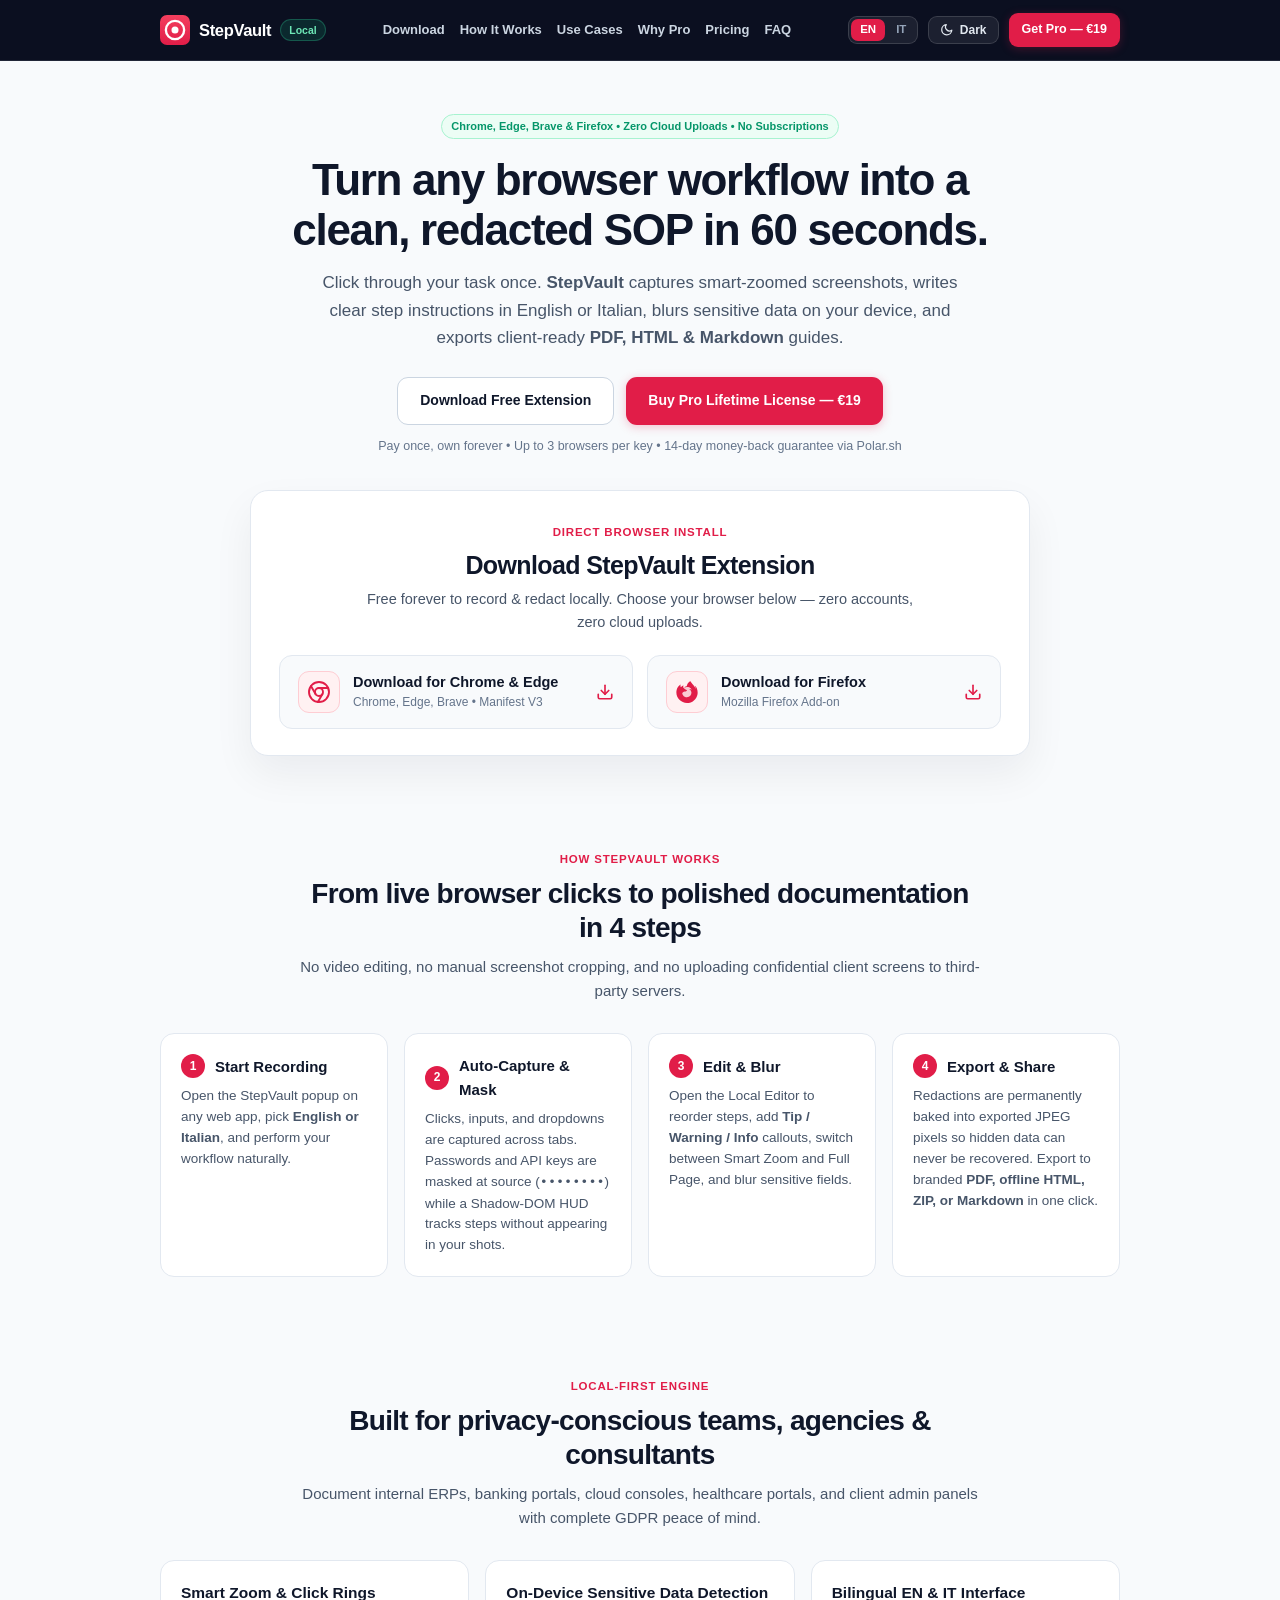
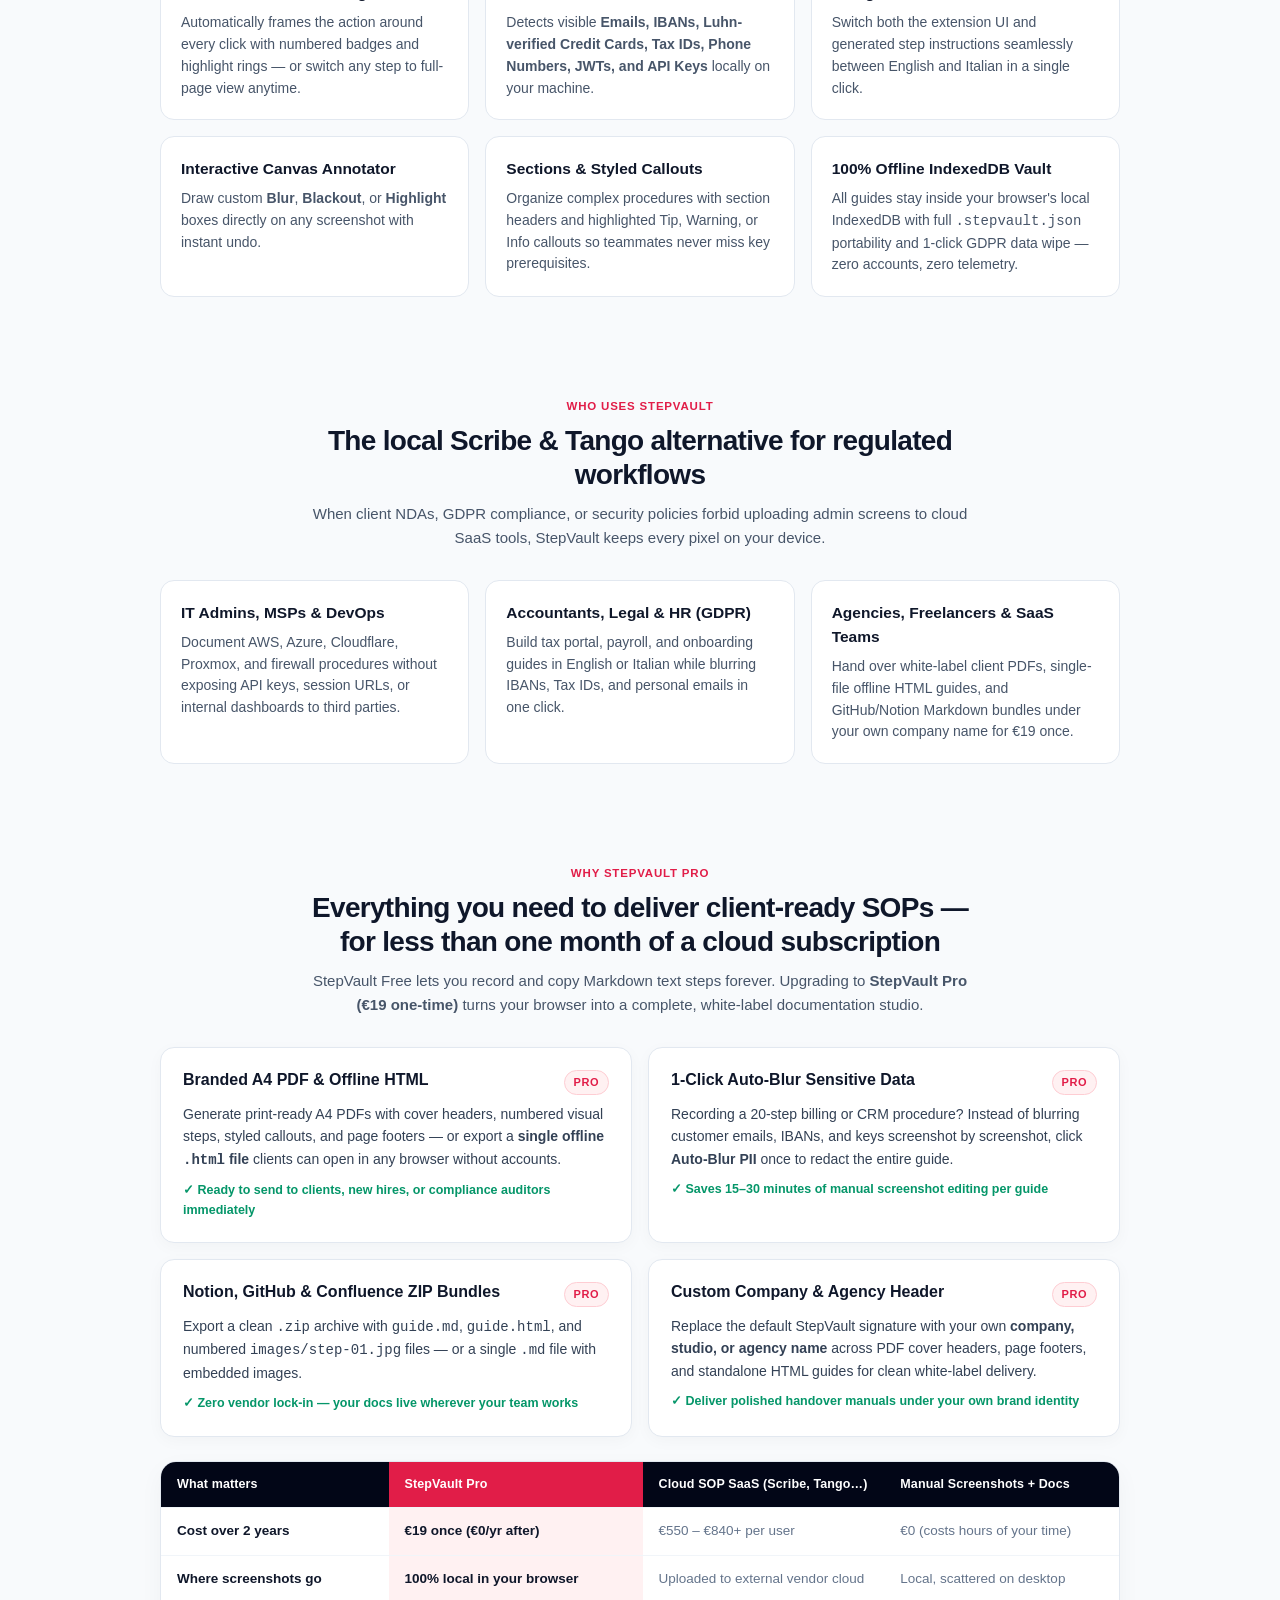
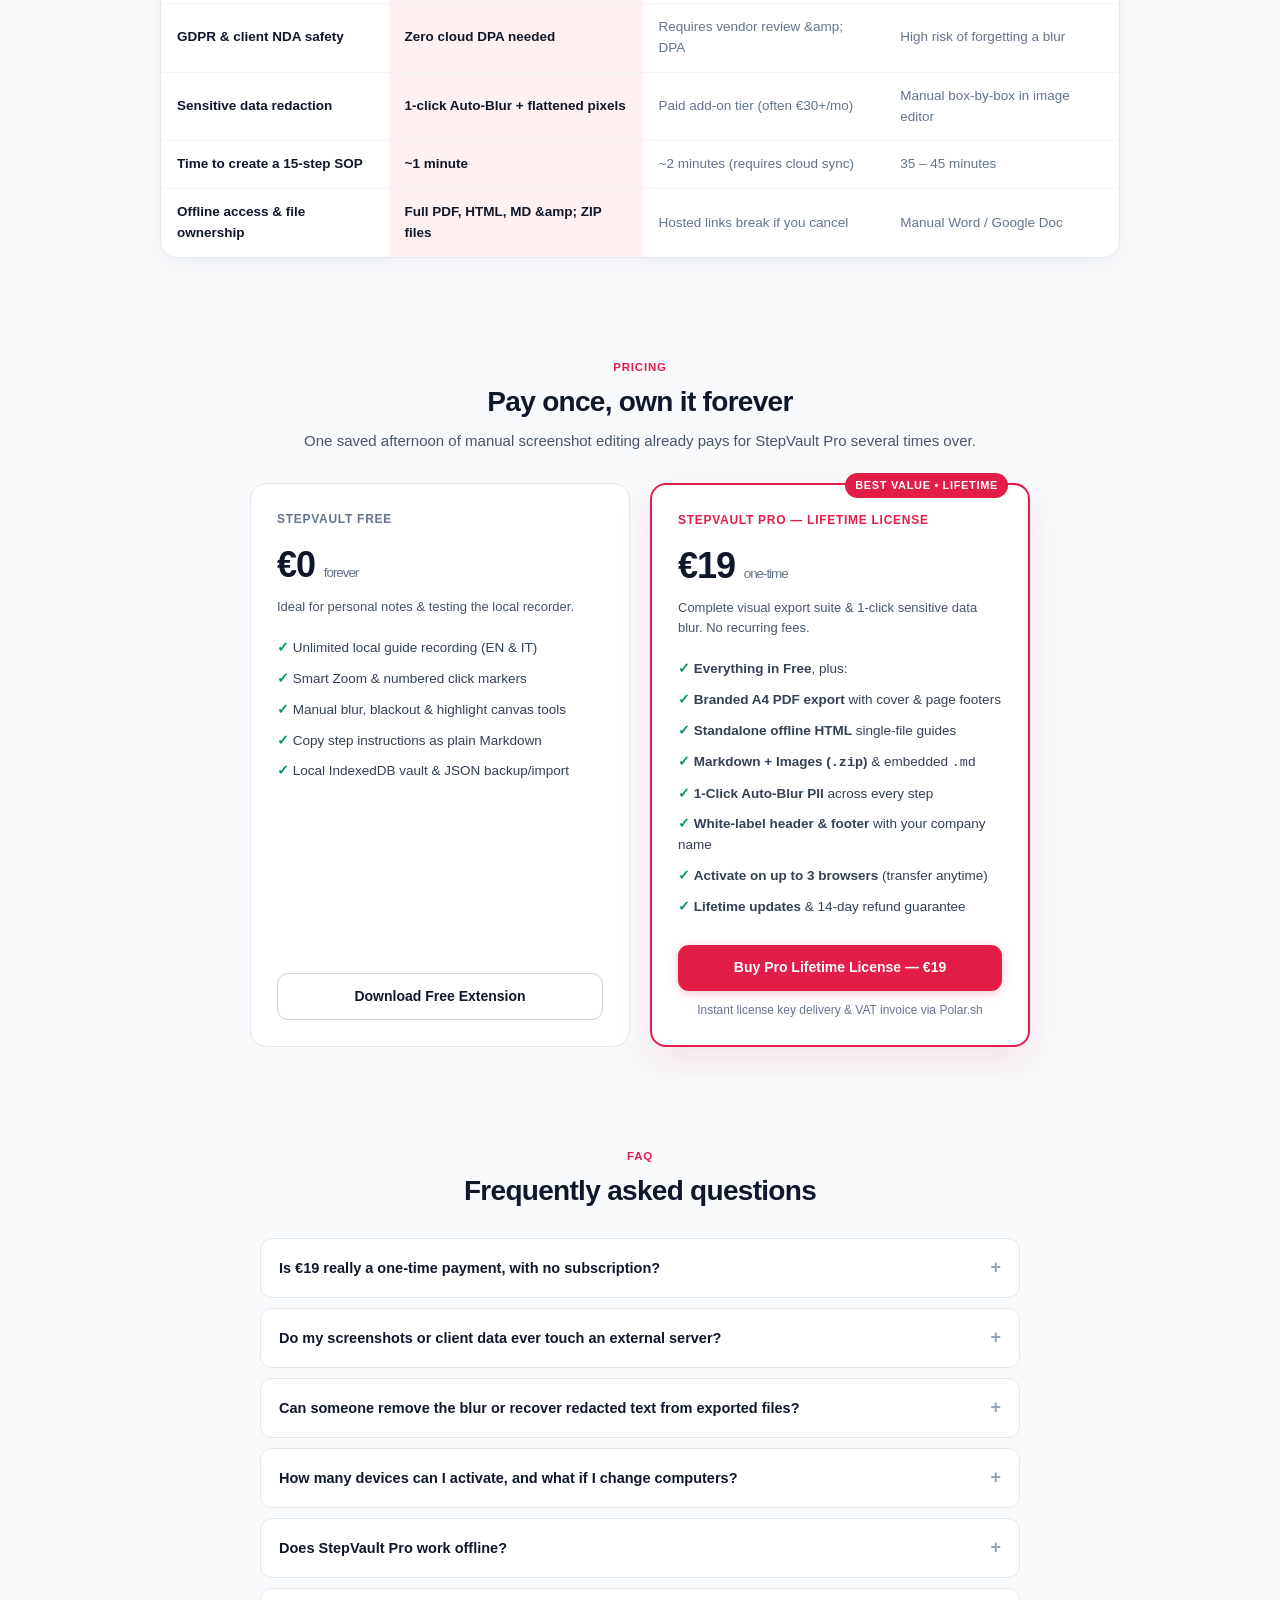
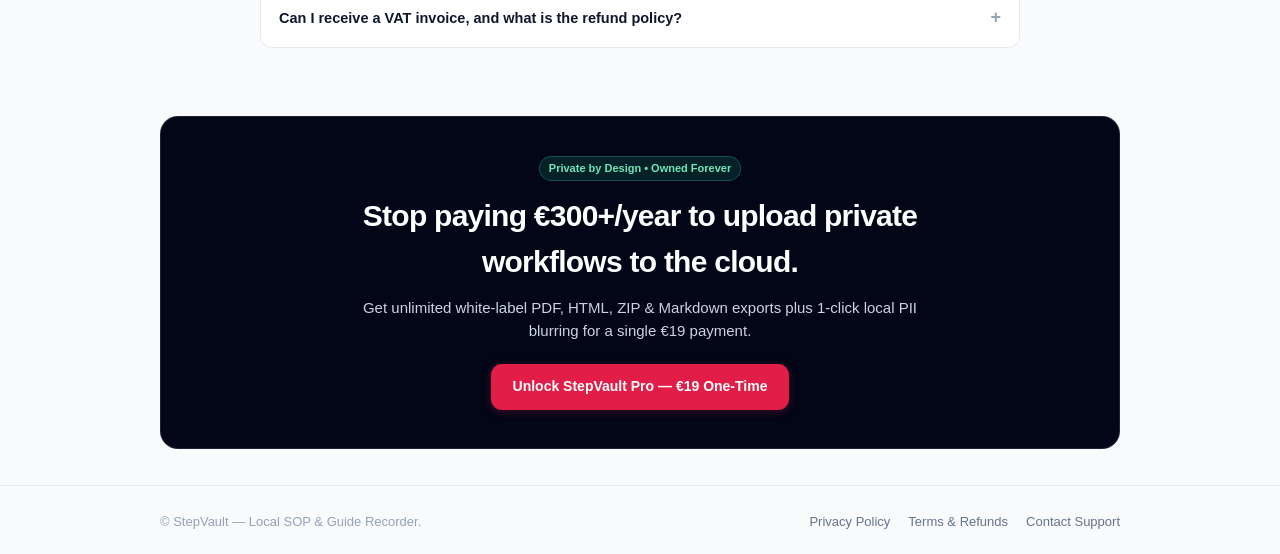
<file: index.html>
<!doctype html>
<html lang="en" data-title-key="page_title_home">
<head>
  <meta charset="utf-8" />
  <meta name="viewport" content="width=device-width, initial-scale=1" />
  <title>StepVault — Local SOP &amp; Step-by-Step Guide Recorder (Scribe Alternative)</title>
  <meta name="description" content="Record step-by-step SOPs &amp; visual guides 100% locally in Chrome, Edge, Brave &amp; Firefox. Smart zoom crops, 1-click GDPR PII blur, and branded PDF, HTML &amp; Markdown exports for €19 one-time." />
  <meta name="keywords" content="SOP recorder, step by step guide generator, Scribe alternative, Tango alternative, local SOP tool, GDPR screenshot redaction, Chrome SOP extension, Firefox tutorial maker, registratore guide passo passo, creare procedure operative standard, manuali PDF con screenshot" />
  <meta name="robots" content="index, follow, max-image-preview:large, max-snippet:-1" />
  <meta name="theme-color" content="#020617" />

  <link rel="canonical" href="https://giuseeee88.github.io/StepVault/" />
  <link rel="alternate" hreflang="en" href="https://giuseeee88.github.io/StepVault/?lang=en" />
  <link rel="alternate" hreflang="it" href="https://giuseeee88.github.io/StepVault/?lang=it" />
  <link rel="alternate" hreflang="x-default" href="https://giuseeee88.github.io/StepVault/" />

  <meta property="og:type" content="website" />
  <meta property="og:site_name" content="StepVault" />
  <meta property="og:url" content="https://giuseeee88.github.io/StepVault/" />
  <meta property="og:title" content="StepVault — 100% Local SOP &amp; Step-by-Step Guide Recorder" />
  <meta property="og:description" content="Turn browser clicks into clean, PII-redacted PDF, HTML &amp; Markdown guides in 60 seconds. Zero cloud uploads, GDPR safe, €19 lifetime license." />
  <meta property="og:image" content="https://giuseeee88.github.io/StepVault/assets/og-cover.png" />
  <meta property="og:image:width" content="1200" />
  <meta property="og:image:height" content="630" />
  <meta property="og:image:alt" content="StepVault — Local SOP and Step-by-Step Guide Recorder for Chrome and Firefox" />
  <meta property="og:locale" content="en_US" />
  <meta property="og:locale:alternate" content="it_IT" />

  <meta name="twitter:card" content="summary_large_image" />
  <meta name="twitter:title" content="StepVault — Local SOP &amp; Guide Recorder (€19 One-Time)" />
  <meta name="twitter:description" content="Privacy-first Scribe &amp; Tango alternative for Chrome &amp; Firefox. Auto-crop clicks, 1-click PII pixelation &amp; white-label PDF/HTML/Markdown export." />
  <meta name="twitter:image" content="https://giuseeee88.github.io/StepVault/assets/og-cover.png" />

  <link rel="icon" type="image/svg+xml" href="./assets/logo.svg" />
  <link rel="alternate icon" type="image/png" href="./assets/favicon.png" />
  <script>
    (function () {
      try {
        var saved = localStorage.getItem('stepvault_site_theme');
        document.documentElement.setAttribute('data-theme', saved === 'dark' ? 'dark' : 'light');
      } catch (_e) {
        document.documentElement.setAttribute('data-theme', 'light');
      }
    })();
  </script>
  <link rel="stylesheet" href="./styles.css?v=4" />

  <script type="application/ld+json">
  {
    "@context": "https://schema.org",
    "@graph": [
      {
        "@type": "WebSite",
        "@id": "https://giuseeee88.github.io/StepVault/#website",
        "url": "https://giuseeee88.github.io/StepVault/",
        "name": "StepVault",
        "description": "100% local step-by-step SOP & visual guide recorder for Chrome, Edge, Brave, and Firefox.",
        "inLanguage": ["en", "it"]
      },
      {
        "@type": "SoftwareApplication",
        "@id": "https://giuseeee88.github.io/StepVault/#app",
        "name": "StepVault — Local SOP & Guide Recorder",
        "applicationCategory": "BusinessApplication",
        "applicationSubCategory": "BrowserApplication",
        "operatingSystem": "Chrome, Microsoft Edge, Brave, Mozilla Firefox (Windows, macOS, Linux)",
        "url": "https://giuseeee88.github.io/StepVault/",
        "image": "https://giuseeee88.github.io/StepVault/assets/og-cover.png",
        "description": "Local-first browser extension that records browser clicks and inputs into smart-cropped step-by-step guides with 1-click GDPR PII blur and branded PDF, HTML, ZIP, and Markdown exports.",
        "featureList": [
          "100% local IndexedDB storage with zero cloud uploads",
          "Automatic Smart Zoom Crop and numbered click highlight rings",
          "1-click on-device PII detection & irreversible pixelation (Emails, IBANs, Credit Cards, Tax IDs, API Keys)",
          "English and Italian automatic step instruction generation",
          "White-label A4 PDF, standalone offline HTML, Notion/GitHub ZIP bundle, and Markdown export"
        ],
        "offers": {
          "@type": "AggregateOffer",
          "lowPrice": "0",
          "highPrice": "19",
          "priceCurrency": "EUR",
          "offerCount": 2,
          "offers": [
            {
              "@type": "Offer",
              "name": "StepVault Free",
              "price": "0",
              "priceCurrency": "EUR",
              "availability": "https://schema.org/InStock"
            },
            {
              "@type": "Offer",
              "name": "StepVault Pro — Lifetime License",
              "price": "19",
              "priceCurrency": "EUR",
              "url": "https://buy.polar.sh/polar_cl_2rsAa7R232uoczY5hBs9cqjbtkQprgrgDu8nz12qWkz",
              "availability": "https://schema.org/InStock"
            }
          ]
        }
      },
      {
        "@type": "FAQPage",
        "@id": "https://giuseeee88.github.io/StepVault/#faq",
        "mainEntity": [
          {
            "@type": "Question",
            "name": "Is €19 really a one-time payment, with no subscription?",
            "acceptedAnswer": {
              "@type": "Answer",
              "text": "Yes. You pay €19 once and receive a permanent Lifetime License key for up to 3 browsers with no monthly renewals or cloud fees."
            }
          },
          {
            "@type": "Question",
            "name": "Do my screenshots or client data ever touch an external server?",
            "acceptedAnswer": {
              "@type": "Answer",
              "text": "Never. Screenshots, DOM labels, PII scans, and PDF/HTML/ZIP exports are processed 100% locally inside your browser and stored in local IndexedDB."
            }
          },
          {
            "@type": "Question",
            "name": "Can someone remove the blur or recover redacted text from exported files?",
            "acceptedAnswer": {
              "@type": "Answer",
              "text": "No. StepVault permanently flattens pixelation and blackout boxes directly into the exported JPEG bitmap so sensitive pixels cannot be reversed."
            }
          },
          {
            "@type": "Question",
            "name": "Does StepVault work offline as a GDPR-safe Scribe or Tango alternative?",
            "acceptedAnswer": {
              "@type": "Answer",
              "text": "Yes. Recording, smart cropping, PII redaction, editing, and PDF/HTML/Markdown exports run offline on your machine without requiring cloud DPAs."
            }
          }
        ]
      }
    ]
  }
  </script>
</head>
<body>
  <header class="site-header">
    <div class="container nav">
      <a href="./index.html" class="brand">
        <img src="./assets/logo.svg" alt="StepVault logo" class="brand-icon" />
        <span class="brand-title">StepVault</span>
        <span class="local-pill local-pill-sm" data-i18n="nav_pill">Local</span>
      </a>

      <nav class="nav-links-desktop" aria-label="Primary">
        <a href="#download" class="link" data-i18n="nav_download">Download</a>
        <a href="#how-it-works" class="link" data-i18n="nav_how">How It Works</a>
        <a href="#use-cases" class="link" data-i18n="nav_use_cases">Use Cases</a>
        <a href="#why-pro" class="link" data-i18n="nav_why_pro">Why Pro</a>
        <a href="#pricing" class="link" data-i18n="nav_pricing">Pricing</a>
        <a href="#faq" class="link" data-i18n="nav_faq">FAQ</a>
      </nav>

      <div class="nav-actions">
        <div class="lang-switch" role="group" aria-label="Language">
          <button type="button" class="lang-btn active" data-set-lang="en" aria-pressed="true">EN</button>
          <button type="button" class="lang-btn" data-set-lang="it" aria-pressed="false">IT</button>
        </div>
        <button type="button" class="nav-theme-btn" id="theme-toggle" data-theme-toggle aria-pressed="false" aria-label="Switch to dark theme" title="Switch to dark theme">
          <svg class="icon-moon" width="13.5" height="13.5" viewBox="0 0 24 24" fill="none" stroke="currentColor" stroke-width="2.2" stroke-linecap="round" stroke-linejoin="round" aria-hidden="true">
            <path d="M21 12.79A9 9 0 1 1 11.21 3 7 7 0 0 0 21 12.79z" />
          </svg>
          <svg class="icon-sun" width="13.5" height="13.5" viewBox="0 0 24 24" fill="none" stroke="currentColor" stroke-width="2.2" stroke-linecap="round" stroke-linejoin="round" aria-hidden="true">
            <circle cx="12" cy="12" r="4" />
            <path d="M12 2v2M12 20v2M4.93 4.93l1.41 1.41M17.66 17.66l1.41 1.41M2 12h2M20 12h2M6.34 17.66l-1.41 1.41M19.07 4.93l-1.41 1.41" />
          </svg>
          <span class="theme-btn-label">Dark</span>
        </button>
        <a href="https://buy.polar.sh/polar_cl_2rsAa7R232uoczY5hBs9cqjbtkQprgrgDu8nz12qWkz" target="_blank" rel="noopener noreferrer" class="btn btn-primary btn-sm nav-cta-desktop" data-i18n="nav_cta">Get Pro — €19</a>
        <button type="button" class="menu-toggle" id="mobile-menu-btn" aria-expanded="false" aria-controls="mobile-nav" aria-label="Toggle navigation menu">
          <svg width="18" height="18" viewBox="0 0 24 24" fill="none" stroke="currentColor" stroke-width="2.2" stroke-linecap="round" aria-hidden="true">
            <line x1="4" y1="7" x2="20" y2="7" />
            <line x1="4" y1="12" x2="20" y2="12" />
            <line x1="4" y1="17" x2="20" y2="17" />
          </svg>
        </button>
      </div>
    </div>

    <nav class="mobile-nav" id="mobile-nav" aria-label="Mobile navigation">
      <div class="mobile-nav-links">
        <a href="#download" data-i18n="nav_download">Download</a>
        <a href="#how-it-works" data-i18n="nav_how">How It Works</a>
        <a href="#use-cases" data-i18n="nav_use_cases">Use Cases</a>
        <a href="#why-pro" data-i18n="nav_why_pro">Why Pro</a>
        <a href="#pricing" data-i18n="nav_pricing">Pricing</a>
        <a href="#faq" data-i18n="nav_faq">FAQ</a>
        <a href="https://buy.polar.sh/polar_cl_2rsAa7R232uoczY5hBs9cqjbtkQprgrgDu8nz12qWkz" target="_blank" rel="noopener noreferrer" class="btn btn-primary mobile-nav-cta" data-i18n="nav_cta">Get Pro — €19</a>
      </div>
    </nav>
  </header>

  <main class="container">
    <!-- Hero -->
    <section class="hero">
      <span class="local-pill local-pill-light" data-i18n="hero_pill">
        Chrome, Edge, Brave &amp; Firefox • Zero Cloud Uploads • No Subscriptions
      </span>
      <h1 data-i18n="hero_title">Turn any browser workflow into a clean, redacted SOP in 60 seconds.</h1>
      <p class="subtitle" data-i18n-html="hero_subtitle">
        Click through your task once. <strong>StepVault</strong> automatically captures smart-cropped screenshots, writes step instructions in English or Italian, pixelates sensitive PII on your device, and exports client-ready <strong>PDF, HTML &amp; Markdown</strong> guides.
      </p>
      <div class="cta-row">
        <a href="#download" class="btn btn-secondary" data-i18n="hero_cta_secondary">Download Free Extension</a>
        <a href="https://buy.polar.sh/polar_cl_2rsAa7R232uoczY5hBs9cqjbtkQprgrgDu8nz12qWkz" target="_blank" rel="noopener noreferrer" class="btn btn-primary" data-i18n="hero_cta_primary">Buy Pro Lifetime License — €19</a>
      </div>
      <p class="hero-trust" data-i18n="hero_trust">
        Pay once, own forever • Up to 3 browsers per key • 14-day money-back guarantee via Polar.sh
      </p>

      <div id="download" class="download-section" aria-labelledby="download-heading">
        <span class="section-eyebrow" data-i18n="dl_eyebrow">Direct Browser Install</span>
        <h2 id="download-heading" class="download-title" data-i18n="dl_title">Download StepVault Extension</h2>
        <p class="download-sub" data-i18n="dl_sub">
          Free forever to record &amp; redact locally. Choose your browser below — zero accounts, zero cloud uploads.
        </p>

        <div class="download-grid">
          <a href="#download" id="download-chrome-btn" data-store-link="chrome" class="download-browser-btn">
            <span class="dl-browser-icon" aria-hidden="true">
              <svg width="24" height="24" viewBox="0 0 24 24" fill="none" stroke="currentColor" stroke-width="1.9" stroke-linecap="round" stroke-linejoin="round">
                <circle cx="12" cy="12" r="10" />
                <circle cx="12" cy="12" r="4" />
                <line x1="21.17" y1="8" x2="12" y2="8" />
                <line x1="3.95" y1="6.06" x2="8.54" y2="14" />
                <line x1="10.88" y1="21.94" x2="15.46" y2="14" />
              </svg>
            </span>
            <span class="dl-btn-text">
              <strong class="dl-btn-main" data-i18n="dl_chrome_btn">Download for Chrome &amp; Edge</strong>
              <span class="dl-btn-meta" data-i18n="dl_chrome_sub">Chrome, Edge, Brave • Manifest V3</span>
            </span>
            <span class="dl-btn-arrow" aria-hidden="true">
              <svg width="18" height="18" viewBox="0 0 24 24" fill="none" stroke="currentColor" stroke-width="2.2" stroke-linecap="round" stroke-linejoin="round">
                <path d="M21 15v4a2 2 0 0 1-2 2H5a2 2 0 0 1-2-2v-4" />
                <polyline points="7 10 12 15 17 10" />
                <line x1="12" y1="15" x2="12" y2="3" />
              </svg>
            </span>
          </a>

          <a href="#download" id="download-firefox-btn" data-store-link="firefox" class="download-browser-btn">
            <span class="dl-browser-icon" aria-hidden="true">
              <svg width="22" height="22" viewBox="0 0 24 24" fill="none">
                <circle cx="12" cy="12.1" r="5.8" fill="currentColor" fill-opacity="0.18" />
                <path fill="currentColor" d="M8.824 7.287c.008 0 .004 0 0 0zm-2.8-1.4c.006 0 .003 0 0 0zm16.754 2.161c-.505-1.215-1.53-2.528-2.333-2.943.654 1.283 1.033 2.57 1.177 3.53l.002.02c-1.314-3.278-3.544-4.6-5.366-7.477-.091-.147-.184-.292-.273-.446a3.545 3.545 0 01-.13-.24 2.118 2.118 0 01-.172-.46.03.03 0 00-.027-.03.038.038 0 00-.021 0l-.006.001a.037.037 0 00-.01.005L15.624 0c-2.585 1.515-3.657 4.168-3.932 5.856a6.197 6.197 0 00-2.305.587.297.297 0 00-.147.37c.057.162.24.24.396.17a5.622 5.622 0 012.008-.523l.067-.005a5.847 5.847 0 011.957.222l.095.03a5.816 5.816 0 01.616.228c.08.036.16.073.238.112l.107.055a5.835 5.835 0 01.368.211 5.953 5.953 0 012.034 2.104c-.62-.437-1.733-.868-2.803-.681 4.183 2.09 3.06 9.292-2.737 9.02a5.164 5.164 0 01-1.513-.292 4.42 4.42 0 01-.538-.232c-1.42-.735-2.593-2.121-2.74-3.806 0 0 .537-2 3.845-2 .357 0 1.38-.998 1.398-1.287-.005-.095-2.029-.9-2.817-1.677-.422-.416-.622-.616-.8-.767a3.47 3.47 0 00-.301-.227 5.388 5.388 0 01-.032-2.842c-1.195.544-2.124 1.403-2.8 2.163h-.006c-.46-.584-.428-2.51-.402-2.913-.006-.025-.343.176-.389.206-.406.29-.787.616-1.136.974-.397.403-.76.839-1.085 1.303a9.816 9.816 0 00-1.562 3.52c-.003.013-.11.487-.19 1.073-.013.09-.026.181-.037.272a7.8 7.8 0 00-.069.667l-.002.034-.023.387-.001.06C.386 18.795 5.593 24 12.016 24c5.752 0 10.527-4.176 11.463-9.661.02-.149.035-.298.052-.448.232-1.994-.025-4.09-.753-5.844z" />
              </svg>
            </span>
            <span class="dl-btn-text">
              <strong class="dl-btn-main" data-i18n="dl_firefox_btn">Download for Firefox</strong>
              <span class="dl-btn-meta" data-i18n="dl_firefox_sub">Mozilla Firefox Add-on</span>
            </span>
            <span class="dl-btn-arrow" aria-hidden="true">
              <svg width="18" height="18" viewBox="0 0 24 24" fill="none" stroke="currentColor" stroke-width="2.2" stroke-linecap="round" stroke-linejoin="round">
                <path d="M21 15v4a2 2 0 0 1-2 2H5a2 2 0 0 1-2-2v-4" />
                <polyline points="7 10 12 15 17 10" />
                <line x1="12" y1="15" x2="12" y2="3" />
              </svg>
            </span>
          </a>
        </div>

        <p id="download-pending-msg" class="download-pending-msg" role="status" aria-live="polite" hidden data-i18n="dl_pending_notice">
          StepVault is currently awaiting official store publication — the direct download link will be enabled here shortly.
        </p>
      </div>
    </section>

    <!-- How It Works -->
    <section id="how-it-works" class="section">
      <div class="section-header">
        <span class="section-eyebrow" data-i18n="how_eyebrow">How StepVault Works</span>
        <h2 class="section-title" data-i18n="how_title">From live browser clicks to polished documentation in 4 steps</h2>
        <p class="section-lead" data-i18n="how_lead">
          No video editing, no manual screenshot cropping, and no uploading confidential client screens to third-party servers.
        </p>
      </div>

      <div class="workflow-grid">
        <div class="workflow-card">
          <div class="workflow-step-top">
            <span class="step-num-badge">1</span>
            <h3 data-i18n="how_1_title">Hit Record</h3>
          </div>
          <p data-i18n-html="how_1_body">
            Open the StepVault popup on any web app, choose <strong>English or Italian</strong> step descriptions, and perform your procedure as usual.
          </p>
        </div>

        <div class="workflow-card">
          <div class="workflow-step-top">
            <span class="step-num-badge">2</span>
            <h3 data-i18n="how_2_title">Auto-Capture &amp; Mask</h3>
          </div>
          <p data-i18n-html="how_2_body">
            Clicks, form inputs, and dropdowns are captured across tabs. Passwords and API tokens are masked at source (<code>••••••••</code>) while a floating Shadow-DOM HUD tracks progress without appearing in your shots.
          </p>
        </div>

        <div class="workflow-card">
          <div class="workflow-step-top">
            <span class="step-num-badge">3</span>
            <h3 data-i18n="how_3_title">Polish &amp; Redact</h3>
          </div>
          <p data-i18n-html="how_3_body">
            Open the full-tab Local Editor to reorder steps, add <strong>Tip / Warning / Info</strong> callouts, switch between Smart Zoom Crop and Full Viewport, and pixelate sensitive areas.
          </p>
        </div>

        <div class="workflow-card">
          <div class="workflow-step-top">
            <span class="step-num-badge">4</span>
            <h3 data-i18n="how_4_title">Flatten &amp; Share</h3>
          </div>
          <p data-i18n-html="how_4_body">
            Redactions are permanently baked into exported JPEG pixels so hidden data can never be recovered. Export to branded <strong>PDF, offline HTML, ZIP, or Markdown</strong> in one click.
          </p>
        </div>
      </div>
    </section>

    <!-- Core Architecture & Features -->
    <section id="features" class="section">
      <div class="section-header">
        <span class="section-eyebrow" data-i18n="feat_eyebrow">Local-First Engine</span>
        <h2 class="section-title" data-i18n="feat_title">Built for privacy-conscious teams, agencies &amp; consultants</h2>
        <p class="section-lead" data-i18n="feat_lead">
          Document internal ERPs, banking portals, AWS/Cloud consoles, healthcare systems, and client admin panels with complete GDPR peace of mind.
        </p>
      </div>

      <div class="grid-3">
        <div class="card">
          <h3 data-i18n="feat_1_title">Smart Zoom Crop &amp; Click Rings</h3>
          <p data-i18n="feat_1_body">Automatically frames the action around every click with numbered badges and highlight rings — or switch any step to full-screen view non-destructively.</p>
        </div>
        <div class="card">
          <h3 data-i18n="feat_2_title">Deep Local PII Detection</h3>
          <p data-i18n-html="feat_2_body">Scans visible text and inputs on-device for <strong>Emails, IBANs, Luhn-verified Credit Cards, Tax IDs, Phone Numbers, JWTs, and API Keys</strong>.</p>
        </div>
        <div class="card">
          <h3 data-i18n="feat_3_title">EN &amp; IT Step Generation</h3>
          <p data-i18n="feat_3_body">Extracts accessible labels, button names, placeholders, and select options to write clear instructions automatically in English or Italian.</p>
        </div>
        <div class="card">
          <h3 data-i18n="feat_4_title">Interactive Canvas Annotator</h3>
          <p data-i18n-html="feat_4_body">Draw custom <strong>Pixelate Blur</strong>, <strong>Solid Blackout</strong>, or <strong>Highlight</strong> boxes directly on any screenshot with instant undo.</p>
        </div>
        <div class="card">
          <h3 data-i18n="feat_5_title">Section Headers &amp; Callouts</h3>
          <p data-i18n="feat_5_body">Break complex SOPs into logical sections and attach highlighted Tip, Warning, or Info banners so teammates never miss critical prerequisites.</p>
        </div>
        <div class="card">
          <h3 data-i18n="feat_6_title">100% Offline IndexedDB Vault</h3>
          <p data-i18n-html="feat_6_body">Guides live inside your browser's local IndexedDB storage with full <code>.stepvault.json</code> backup and restore — zero accounts, zero telemetry.</p>
        </div>
      </div>
    </section>

    <!-- Use Cases (Long-Tail SEO Section) -->
    <section id="use-cases" class="section">
      <div class="section-header">
        <span class="section-eyebrow" data-i18n="uc_eyebrow">Who Uses StepVault</span>
        <h2 class="section-title" data-i18n="uc_title">The local Scribe &amp; Tango alternative for regulated workflows</h2>
        <p class="section-lead" data-i18n="uc_lead">
          When client NDAs, GDPR rules, or internal security policies forbid uploading admin screens to US cloud SaaS tools, StepVault keeps every pixel on your machine.
        </p>
      </div>

      <div class="grid-3">
        <div class="card">
          <h3 data-i18n="uc_1_title">IT Admins, MSPs &amp; DevOps</h3>
          <p data-i18n="uc_1_body">Document AWS, Azure, Cloudflare, Proxmox, and firewall procedures without exposing API keys, session URLs, or private dashboards to external servers.</p>
        </div>
        <div class="card">
          <h3 data-i18n="uc_2_title">Accountants, Legal &amp; HR (GDPR)</h3>
          <p data-i18n="uc_2_body">Build tax portal, payroll, and onboarding SOPs in English or Italian while blurring IBANs, Tax IDs, and personal emails in a single click.</p>
        </div>
        <div class="card">
          <h3 data-i18n="uc_3_title">Agencies, Freelancers &amp; SaaS Teams</h3>
          <p data-i18n="uc_3_body">Deliver white-label client handover PDFs, offline HTML guides, and GitHub/Notion Markdown bundles under your own agency name for €19 once.</p>
        </div>
      </div>
    </section>

    <!-- Why Upgrade to Pro -->
    <section id="why-pro" class="section">
      <div class="section-header">
        <span class="section-eyebrow" data-i18n="pro_eyebrow">Why StepVault Pro</span>
        <h2 class="section-title" data-i18n="pro_title">Everything you need to deliver client-ready SOPs — for less than one month of a cloud tool</h2>
        <p class="section-lead" data-i18n-html="pro_lead">
          StepVault Free lets you record and copy text steps forever. Upgrading to <strong>StepVault Pro (€19 one-time)</strong> turns your browser into a complete, white-label documentation studio.
        </p>
      </div>

      <div class="grid-2">
        <div class="pro-spotlight-card">
          <div class="pro-spotlight-head">
            <h3 data-i18n="pro_1_title">Branded A4 PDF &amp; Standalone HTML</h3>
            <span class="pro-pill">Pro</span>
          </div>
          <p data-i18n-html="pro_1_body">
            Generate print-ready A4 PDFs complete with dark cover headers, numbered visual steps, color-coded callouts, and page footers — or export a <strong>single offline <code>.html</code> file</strong> clients can open in any browser without accounts or logins.
          </p>
          <div class="pro-benefit-note" data-i18n="pro_1_note">✓ Ready to send to clients, new hires, or compliance auditors immediately</div>
        </div>

        <div class="pro-spotlight-card">
          <div class="pro-spotlight-head">
            <h3 data-i18n="pro_2_title">1-Click Auto-Blur All PII</h3>
            <span class="pro-pill">Pro</span>
          </div>
          <p data-i18n-html="pro_2_body">
            Recording a 20-step billing or CRM workflow? Instead of manually blurring customer emails, IBANs, and keys screenshot by screenshot, click <strong>Auto-Blur All PII</strong> once to redact the entire guide simultaneously.
          </p>
          <div class="pro-benefit-note" data-i18n="pro_2_note">✓ Saves 15–30 minutes of tedious manual redaction per guide</div>
        </div>

        <div class="pro-spotlight-card">
          <div class="pro-spotlight-head">
            <h3 data-i18n="pro_3_title">Notion, GitHub &amp; Confluence ZIP Bundles</h3>
            <span class="pro-pill">Pro</span>
          </div>
          <p data-i18n-html="pro_3_body">
            Export a structured <code>.zip</code> containing <code>guide.md</code>, <code>guide.html</code>, and cleanly numbered <code>images/step-01.jpg</code> files — or a single self-contained <code>.md</code> file with embedded images for wikis and Git repos.
          </p>
          <div class="pro-benefit-note" data-i18n="pro_3_note">✓ Zero vendor lock-in — your docs live wherever your team works</div>
        </div>

        <div class="pro-spotlight-card">
          <div class="pro-spotlight-head">
            <h3 data-i18n="pro_4_title">Custom Company &amp; Agency Branding</h3>
            <span class="pro-pill">Pro</span>
          </div>
          <p data-i18n-html="pro_4_body">
            Replace the default StepVault signature with your own <strong>company, studio, or agency name</strong> across PDF cover headers, page footers, and standalone HTML guides for clean white-label delivery.
          </p>
          <div class="pro-benefit-note" data-i18n="pro_4_note">✓ Deliver polished handover manuals under your own brand identity</div>
        </div>
      </div>

      <!-- Comparison Table -->
      <div class="compare-wrap" aria-label="Comparison between StepVault Pro, Cloud SOP Subscriptions, and Manual Screenshots">
        <table class="compare-table">
          <thead>
            <tr>
              <th data-i18n="cmp_col_1">What matters</th>
              <th class="col-highlight" data-i18n="cmp_col_2">StepVault Pro</th>
              <th data-i18n="cmp_col_3">Cloud SOP SaaS (Scribe, Tango…)</th>
              <th data-i18n="cmp_col_4">Manual Screenshots + Docs</th>
            </tr>
          </thead>
          <tbody>
            <tr>
              <td data-i18n-html="cmp_r1_c1"><strong>Cost over 2 years</strong></td>
              <td class="col-highlight" data-i18n="cmp_r1_c2">€19 once (€0/yr after)</td>
              <td class="muted" data-i18n="cmp_r1_c3">€550 – €840+ per user</td>
              <td class="muted" data-i18n="cmp_r1_c4">€0 (costs hours of your time)</td>
            </tr>
            <tr>
              <td data-i18n-html="cmp_r2_c1"><strong>Where screenshots go</strong></td>
              <td class="col-highlight" data-i18n="cmp_r2_c2">100% local in your browser</td>
              <td class="muted" data-i18n="cmp_r2_c3">Uploaded to external vendor cloud</td>
              <td class="muted" data-i18n="cmp_r2_c4">Local, scattered on desktop</td>
            </tr>
            <tr>
              <td data-i18n-html="cmp_r3_c1"><strong>GDPR &amp; client NDA safety</strong></td>
              <td class="col-highlight" data-i18n="cmp_r3_c2">Zero cloud DPA needed</td>
              <td class="muted" data-i18n="cmp_r3_c3">Requires vendor review &amp; DPA</td>
              <td class="muted" data-i18n="cmp_r3_c4">High risk of forgetting a blur</td>
            </tr>
            <tr>
              <td data-i18n-html="cmp_r4_c1"><strong>Sensitive PII redaction</strong></td>
              <td class="col-highlight" data-i18n="cmp_r4_c2">1-click Auto-Blur + flattened pixels</td>
              <td class="muted" data-i18n="cmp_r4_c3">Paid add-on tier (often €30+/mo)</td>
              <td class="muted" data-i18n="cmp_r4_c4">Manual box-by-box in image editor</td>
            </tr>
            <tr>
              <td data-i18n-html="cmp_r5_c1"><strong>Time to create a 15-step SOP</strong></td>
              <td class="col-highlight" data-i18n="cmp_r5_c2">~1 minute</td>
              <td class="muted" data-i18n="cmp_r5_c3">~2 minutes (requires cloud sync)</td>
              <td class="muted" data-i18n="cmp_r5_c4">35 – 45 minutes</td>
            </tr>
            <tr>
              <td data-i18n-html="cmp_r6_c1"><strong>Offline access &amp; file ownership</strong></td>
              <td class="col-highlight" data-i18n="cmp_r6_c2">Full PDF, HTML, MD &amp; ZIP files</td>
              <td class="muted" data-i18n="cmp_r6_c3">Hosted links break if you cancel</td>
              <td class="muted" data-i18n="cmp_r6_c4">Manual Word / Google Doc</td>
            </tr>
          </tbody>
        </table>
      </div>
    </section>

    <!-- Pricing -->
    <section id="pricing" class="section">
      <div class="section-header">
        <span class="section-eyebrow" data-i18n="price_eyebrow">Pricing</span>
        <h2 class="section-title" data-i18n="price_title">Pay once, own it forever</h2>
        <p class="section-lead" data-i18n="price_lead">
          One saved afternoon of manual screenshot editing already pays for StepVault Pro several times over.
        </p>
      </div>

      <div class="pricing-grid">
        <div class="price-card">
          <div>
            <div class="tier" data-i18n="free_tier">StepVault Free</div>
            <div class="amount" data-i18n-html="free_amount">€0 <span>forever</span></div>
            <p class="tier-desc" data-i18n="free_desc">Ideal for personal notes &amp; testing the local recorder.</p>
            <ul class="features-list">
              <li data-i18n="free_f1">Unlimited local guide recording (EN &amp; IT)</li>
              <li data-i18n="free_f2">Smart zoom crop &amp; numbered click markers</li>
              <li data-i18n="free_f3">Manual blur, blackout &amp; highlight canvas tools</li>
              <li data-i18n="free_f4">Copy step instructions as plain Markdown</li>
              <li data-i18n="free_f5">Local IndexedDB vault &amp; JSON backup/import</li>
            </ul>
          </div>
          <a href="#download" class="btn btn-secondary" data-i18n="free_btn">Download Free Extension</a>
        </div>

        <div class="price-card pro">
          <span class="popular-badge" data-i18n="pro_popular">Best Value • Lifetime</span>
          <div>
            <div class="tier" data-i18n="pro_tier">StepVault Pro — Lifetime License</div>
            <div class="amount" data-i18n-html="pro_amount">€19 <span>one-time</span></div>
            <p class="tier-desc" data-i18n="pro_desc">Full visual export suite &amp; automated PII redaction. No recurring fees.</p>
            <ul class="features-list">
              <li data-i18n-html="pro_f1"><strong>Everything in Free</strong>, plus:</li>
              <li data-i18n-html="pro_f2"><strong>Branded A4 PDF export</strong> with cover &amp; page footers</li>
              <li data-i18n-html="pro_f3"><strong>Standalone offline HTML</strong> single-file guides</li>
              <li data-i18n-html="pro_f4"><strong>Markdown + Images (<code>.zip</code>)</strong> &amp; embedded <code>.md</code></li>
              <li data-i18n-html="pro_f5"><strong>1-Click Auto-Blur All PII</strong> across every step</li>
              <li data-i18n-html="pro_f6"><strong>Custom company / agency</strong> header &amp; footer label</li>
              <li data-i18n-html="pro_f7"><strong>Activate on up to 3 browsers</strong> (switch anytime)</li>
              <li data-i18n-html="pro_f8"><strong>Lifetime updates</strong> &amp; 14-day refund guarantee</li>
            </ul>
          </div>
          <div>
            <a href="https://buy.polar.sh/polar_cl_2rsAa7R232uoczY5hBs9cqjbtkQprgrgDu8nz12qWkz" target="_blank" rel="noopener noreferrer" class="btn btn-primary" style="width: 100%;" data-i18n="pro_btn">Buy Pro Lifetime License — €19</a>
            <p class="price-footnote" data-i18n="pro_footnote">Instant license key delivery &amp; VAT invoice via Polar.sh</p>
          </div>
        </div>
      </div>
    </section>

    <!-- FAQ -->
    <section id="faq" class="section">
      <div class="section-header">
        <span class="section-eyebrow" data-i18n="faq_eyebrow">FAQ</span>
        <h2 class="section-title" data-i18n="faq_title">Frequently asked questions</h2>
      </div>

      <div class="faq-list">
        <details class="faq-item">
          <summary data-i18n="faq_q1">Is €19 really a one-time payment, with no subscription?</summary>
          <p data-i18n="faq_a1">
            Yes. You pay €19 once and receive a permanent Lifetime License key. There are no monthly renewals, per-guide limits, or cloud storage fees — because all processing runs on your own machine.
          </p>
        </details>

        <details class="faq-item">
          <summary data-i18n="faq_q2">Do my screenshots or client data ever touch an external server?</summary>
          <p data-i18n="faq_a2">
            Never. Screenshots, DOM labels, PII scans, and PDF/HTML/ZIP exports are processed 100% locally inside your browser and stored in local IndexedDB. The only network request StepVault ever makes is verifying your license key string with Polar.sh.
          </p>
        </details>

        <details class="faq-item">
          <summary data-i18n="faq_q3">Can someone remove the blur or recover redacted text from exported files?</summary>
          <p data-i18n="faq_a3">
            No. Before exporting to PDF, HTML, Markdown, or ZIP, StepVault permanently flattens pixelation and solid blackout boxes directly into the JPEG image bitmap. The underlying sensitive pixels are overwritten and cannot be reversed.
          </p>
        </details>

        <details class="faq-item">
          <summary data-i18n="faq_q4">How many devices can I activate, and what if I buy a new computer?</summary>
          <p data-i18n-html="faq_a4">
            Each Pro license key lets you activate up to <strong>3 browser instances simultaneously</strong> (for example, work desktop, laptop, and Firefox). You can click <em>"Deactivate on this browser"</em> anytime inside the extension to free up a slot for a new machine, and your key remains valid for life.
          </p>
        </details>

        <details class="faq-item">
          <summary data-i18n="faq_q5">Does StepVault Pro work offline?</summary>
          <p data-i18n="faq_a5">
            Yes. Recording, smart cropping, PII detection, editing, and exporting all work completely offline. Once your license is activated, StepVault keeps Pro unlocked during offline travel or isolated network sessions.
          </p>
        </details>

        <details class="faq-item">
          <summary data-i18n="faq_q6">Can I get a business VAT invoice, and what is the refund policy?</summary>
          <p data-i18n-html="faq_a6">
            Checkout is handled by <strong>Polar.sh</strong> (our Merchant of Record), which automatically provides tax/VAT-compliant invoices for companies and freelancers worldwide. If StepVault Pro doesn't fit your workflow, email us within <strong>14 days of purchase</strong> for a full refund.
          </p>
        </details>
      </div>
    </section>

    <!-- Bottom Closing CTA -->
    <section class="cta-banner">
      <span class="local-pill" data-i18n="banner_pill">Private by Design • Owned Forever</span>
      <h2 data-i18n="banner_title">Stop paying €300+/year to upload private workflows to the cloud.</h2>
      <p data-i18n="banner_body">
        Get unlimited branded PDF, HTML, ZIP &amp; Markdown SOP exports plus 1-click local PII redaction for a single €19 payment.
      </p>
      <div class="cta-row" style="margin-bottom: 0;">
        <a href="https://buy.polar.sh/polar_cl_2rsAa7R232uoczY5hBs9cqjbtkQprgrgDu8nz12qWkz" target="_blank" rel="noopener noreferrer" class="btn btn-primary" data-i18n="banner_cta">Unlock StepVault Pro — €19 One-Time</a>
      </div>
    </section>
  </main>

  <footer class="site-footer">
    <div class="container footer-inner">
      <div data-i18n="footer_copy">© StepVault — Local SOP &amp; Guide Recorder.</div>
      <div class="footer-links">
        <a href="./privacy.html" data-i18n="footer_privacy">Privacy Policy</a>
        <a href="./terms.html" data-i18n="footer_terms">Terms &amp; Refunds</a>
        <a href="mailto:giuseppecaut57@gmail.com" data-i18n="footer_support">Contact Support</a>
      </div>
    </div>
  </footer>

  <script src="./main.js?v=4"></script>
</body>
</html>
</file>
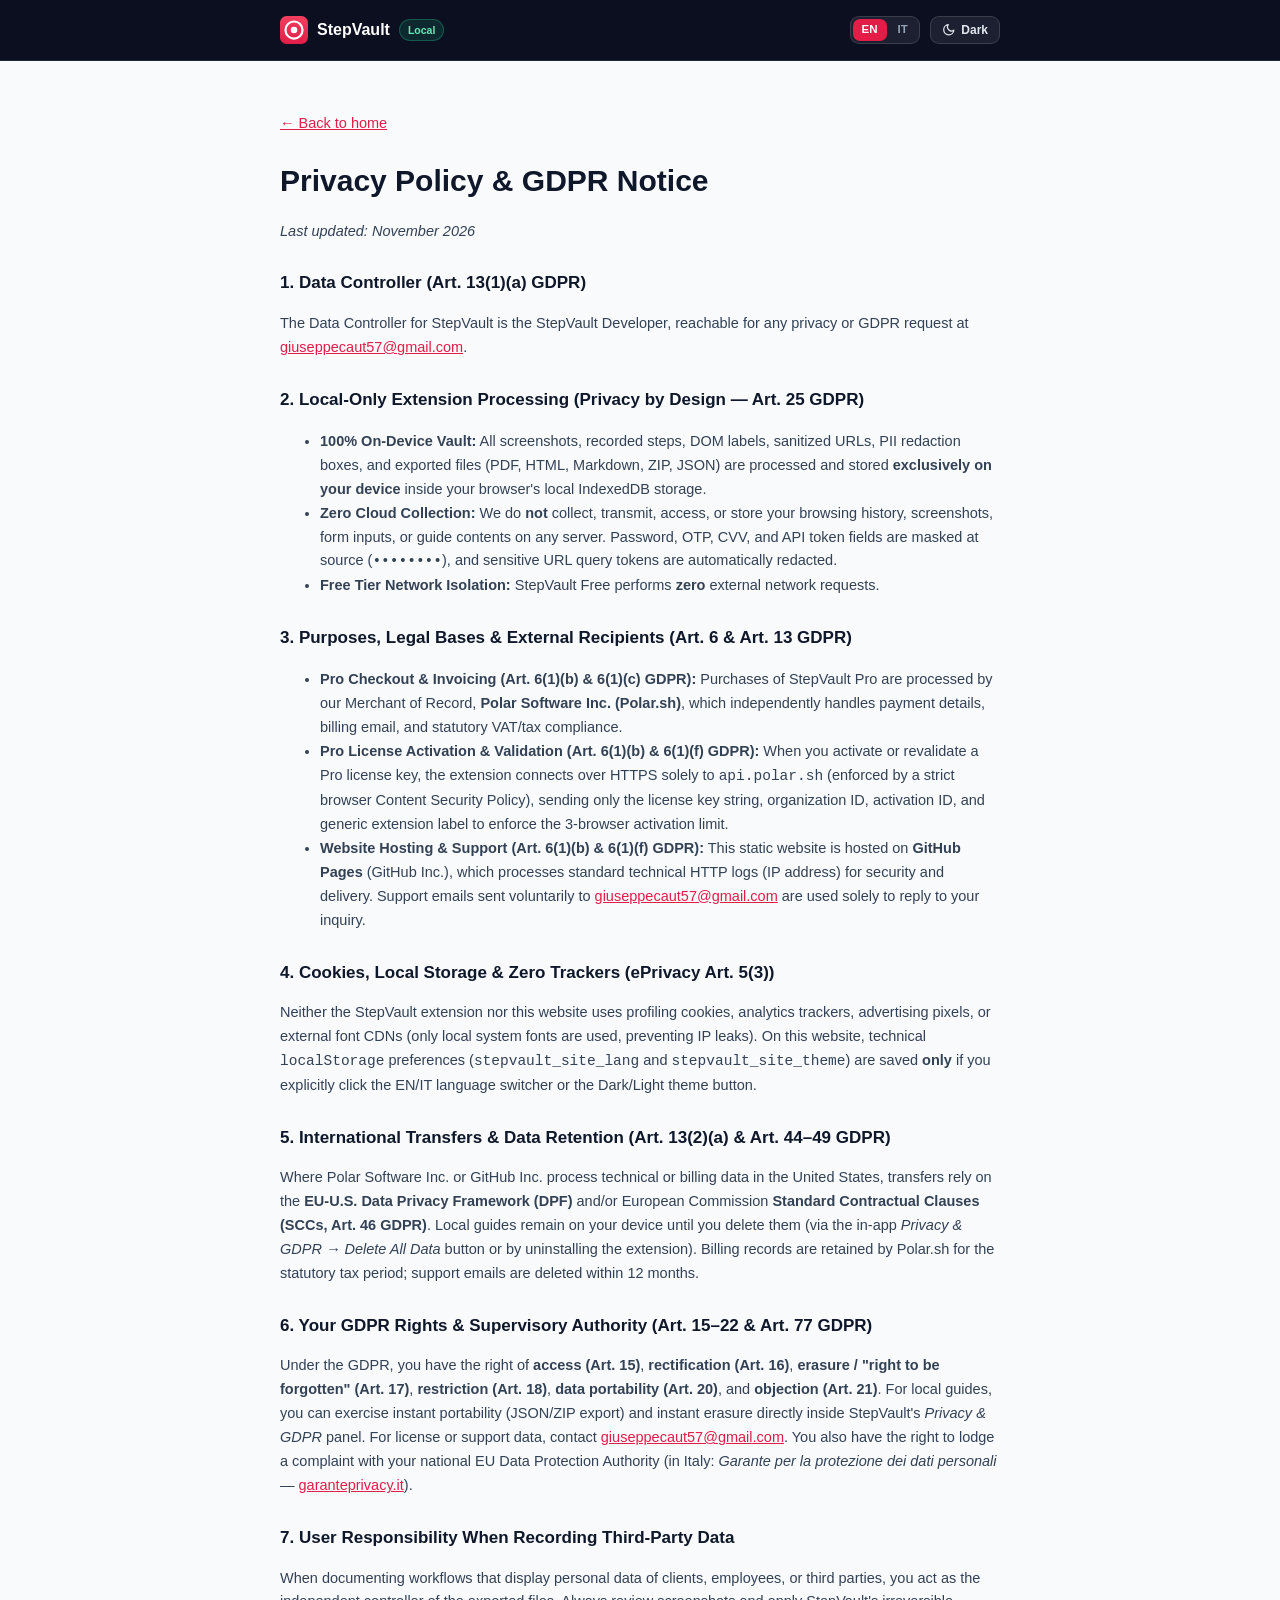
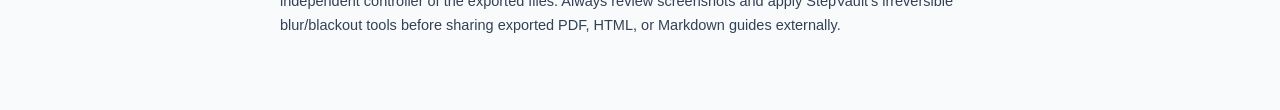
<file: privacy.html>
<!doctype html>
<html lang="en" data-title-key="page_title_privacy">
<head>
  <meta charset="utf-8" />
  <meta name="viewport" content="width=device-width, initial-scale=1" />
  <title>Privacy Policy (GDPR) — StepVault</title>
  <meta name="description" content="StepVault GDPR Privacy Notice (EU 2016/679): 100% local IndexedDB processing, zero cloud uploads, zero trackers, and local data erasure controls." />
  <meta name="robots" content="index, follow" />
  <link rel="canonical" href="https://giuseeee88.github.io/StepVault/privacy.html" />
  <link rel="alternate" hreflang="en" href="https://giuseeee88.github.io/StepVault/privacy.html?lang=en" />
  <link rel="alternate" hreflang="it" href="https://giuseeee88.github.io/StepVault/privacy.html?lang=it" />
  <link rel="icon" type="image/svg+xml" href="./assets/logo.svg" />
  <link rel="alternate icon" type="image/png" href="./assets/favicon.png" />
  <script>
    (function () {
      try {
        var saved = localStorage.getItem('stepvault_site_theme');
        document.documentElement.setAttribute('data-theme', saved === 'dark' ? 'dark' : 'light');
      } catch (_e) {
        document.documentElement.setAttribute('data-theme', 'light');
      }
    })();
  </script>
  <link rel="stylesheet" href="./styles.css?v=4" />
</head>
<body>
  <header class="site-header">
    <div class="legal-header-inner">
      <a href="./index.html" class="legal-brand">
        <img src="./assets/logo.svg" alt="StepVault logo" class="brand-icon-sm" />
        <span>StepVault</span>
        <span class="local-pill local-pill-sm" data-i18n="nav_pill">Local</span>
      </a>
      <div class="nav-actions">
        <div class="lang-switch" role="group" aria-label="Language">
          <button type="button" class="lang-btn active" data-set-lang="en" aria-pressed="true">EN</button>
          <button type="button" class="lang-btn" data-set-lang="it" aria-pressed="false">IT</button>
        </div>
        <button type="button" class="nav-theme-btn" id="theme-toggle" data-theme-toggle aria-pressed="false" aria-label="Switch to dark theme" title="Switch to dark theme">
          <svg class="icon-moon" width="13.5" height="13.5" viewBox="0 0 24 24" fill="none" stroke="currentColor" stroke-width="2.2" stroke-linecap="round" stroke-linejoin="round" aria-hidden="true">
            <path d="M21 12.79A9 9 0 1 1 11.21 3 7 7 0 0 0 21 12.79z" />
          </svg>
          <svg class="icon-sun" width="13.5" height="13.5" viewBox="0 0 24 24" fill="none" stroke="currentColor" stroke-width="2.2" stroke-linecap="round" stroke-linejoin="round" aria-hidden="true">
            <circle cx="12" cy="12" r="4" />
            <path d="M12 2v2M12 20v2M4.93 4.93l1.41 1.41M17.66 17.66l1.41 1.41M2 12h2M20 12h2M6.34 17.66l-1.41 1.41M19.07 4.93l-1.41 1.41" />
          </svg>
          <span class="theme-btn-label">Dark</span>
        </button>
      </div>
    </div>
  </header>
  <main class="legal-wrap">
    <p><a class="accent-link" href="./index.html" data-i18n="back_home">← Back to home</a></p>
    <h1 data-i18n="priv_h1">Privacy Policy &amp; GDPR Notice</h1>
    <p data-i18n-html="legal_updated"><em>Last updated: November 2026</em></p>

    <h2 data-i18n="priv_s1_h2">1. Data Controller (Art. 13(1)(a) GDPR)</h2>
    <p data-i18n-html="priv_s1_p">
      The Data Controller for StepVault is the StepVault Developer, reachable for any privacy or GDPR
      request at <a class="accent-link" href="mailto:giuseppecaut57@gmail.com">giuseppecaut57@gmail.com</a>.
    </p>

    <h2 data-i18n="priv_s2_h2">2. Local-Only Extension Processing (Privacy by Design — Art. 25 GDPR)</h2>
    <ul>
      <li data-i18n-html="priv_s2_li1"><strong>100% On-Device Vault:</strong> All screenshots, recorded steps, DOM labels, sanitized URLs, PII redaction boxes, and exported files (PDF, HTML, Markdown, ZIP, JSON) are processed and stored <strong>exclusively on your device</strong> inside your browser's local IndexedDB storage.</li>
      <li data-i18n-html="priv_s2_li2"><strong>Zero Cloud Collection:</strong> We do <strong>not</strong> collect, transmit, access, or store your browsing history, screenshots, form inputs, or guide contents on any server. Password, OTP, CVV, and API token fields are masked at source (<code>••••••••</code>), and sensitive URL query tokens are automatically redacted.</li>
      <li data-i18n-html="priv_s2_li3"><strong>Free Tier Network Isolation:</strong> StepVault Free performs <strong>zero</strong> external network requests.</li>
    </ul>

    <h2 data-i18n="priv_s3_h2">3. Purposes, Legal Bases &amp; External Recipients (Art. 6 &amp; Art. 13 GDPR)</h2>
    <ul>
      <li data-i18n-html="priv_s3_li1"><strong>Pro Checkout &amp; Invoicing (Art. 6(1)(b) &amp; 6(1)(c) GDPR):</strong> Purchases of StepVault Pro are processed by our Merchant of Record, <strong>Polar Software Inc. (Polar.sh)</strong>, which independently handles payment details, billing email, and statutory VAT/tax compliance.</li>
      <li data-i18n-html="priv_s3_li2"><strong>Pro License Activation &amp; Validation (Art. 6(1)(b) &amp; 6(1)(f) GDPR):</strong> When you activate or revalidate a Pro license key, the extension connects over HTTPS solely to <code>api.polar.sh</code> (enforced by a strict browser Content Security Policy), sending only the license key string, organization ID, activation ID, and generic extension label to enforce the 3-browser activation limit.</li>
      <li data-i18n-html="priv_s3_li3"><strong>Website Hosting &amp; Support (Art. 6(1)(b) &amp; 6(1)(f) GDPR):</strong> This static website is hosted on <strong>GitHub Pages</strong> (GitHub Inc.), which processes standard technical HTTP logs (IP address) for security and delivery. Support emails sent voluntarily to <a class="accent-link" href="mailto:giuseppecaut57@gmail.com">giuseppecaut57@gmail.com</a> are used solely to reply to your inquiry.</li>
    </ul>

    <h2 data-i18n="priv_s4_h2">4. Cookies, Local Storage &amp; Zero Trackers (ePrivacy Art. 5(3))</h2>
    <p data-i18n-html="priv_s4_p">
      Neither the StepVault extension nor this website uses profiling cookies, analytics trackers,
      advertising pixels, or external font CDNs (only local system fonts are used, preventing IP leaks).
      On this website, a technical <code>localStorage</code> preference (<code>stepvault_site_lang</code>) is saved
      <strong>only</strong> if you explicitly click the EN/IT language switcher.
    </p>

    <h2 data-i18n="priv_s5_h2">5. International Transfers &amp; Data Retention (Art. 13(2)(a) &amp; Art. 44–49 GDPR)</h2>
    <p data-i18n-html="priv_s5_p">
      Where Polar Software Inc. or GitHub Inc. process technical or billing data in the United States,
      transfers rely on the <strong>EU-U.S. Data Privacy Framework (DPF)</strong> and/or European Commission
      <strong>Standard Contractual Clauses (SCCs, Art. 46 GDPR)</strong>. Local guides remain on your device until you
      delete them (via the in-app <em>Privacy &amp; GDPR → Delete All Data</em> button or by uninstalling the extension).
      Billing records are retained by Polar.sh for the statutory tax period; support emails are deleted within 12 months.
    </p>

    <h2 data-i18n="priv_s6_h2">6. Your GDPR Rights &amp; Supervisory Authority (Art. 15–22 &amp; Art. 77 GDPR)</h2>
    <p data-i18n-html="priv_s6_p">
      Under the GDPR, you have the right of <strong>access (Art. 15)</strong>, <strong>rectification (Art. 16)</strong>,
      <strong>erasure / "right to be forgotten" (Art. 17)</strong>, <strong>restriction (Art. 18)</strong>,
      <strong>data portability (Art. 20)</strong>, and <strong>objection (Art. 21)</strong>. For local guides, you can
      exercise instant portability (JSON/ZIP export) and instant erasure directly inside StepVault's
      <em>Privacy &amp; GDPR Controls</em> panel. For license or support data, contact
      <a class="accent-link" href="mailto:giuseppecaut57@gmail.com">giuseppecaut57@gmail.com</a>. You also have the right to
      lodge a complaint with your national EU Data Protection Authority (in Italy:
      <em>Garante per la protezione dei dati personali</em> — <a class="accent-link" href="https://www.garanteprivacy.it" target="_blank" rel="noopener noreferrer">garanteprivacy.it</a>).
    </p>

    <h2 data-i18n="priv_s7_h2">7. User Responsibility When Recording Third-Party Data</h2>
    <p data-i18n-html="priv_s7_p">
      When documenting workflows that display personal data of clients, employees, or third parties, you act as the
      independent controller of the exported files. Always review screenshots and apply StepVault's irreversible
      pixelation/blackout tools before sharing exported PDF, HTML, or Markdown guides externally.
    </p>
  </main>

  <script src="./main.js?v=4"></script>
</body>
</html>
</file>
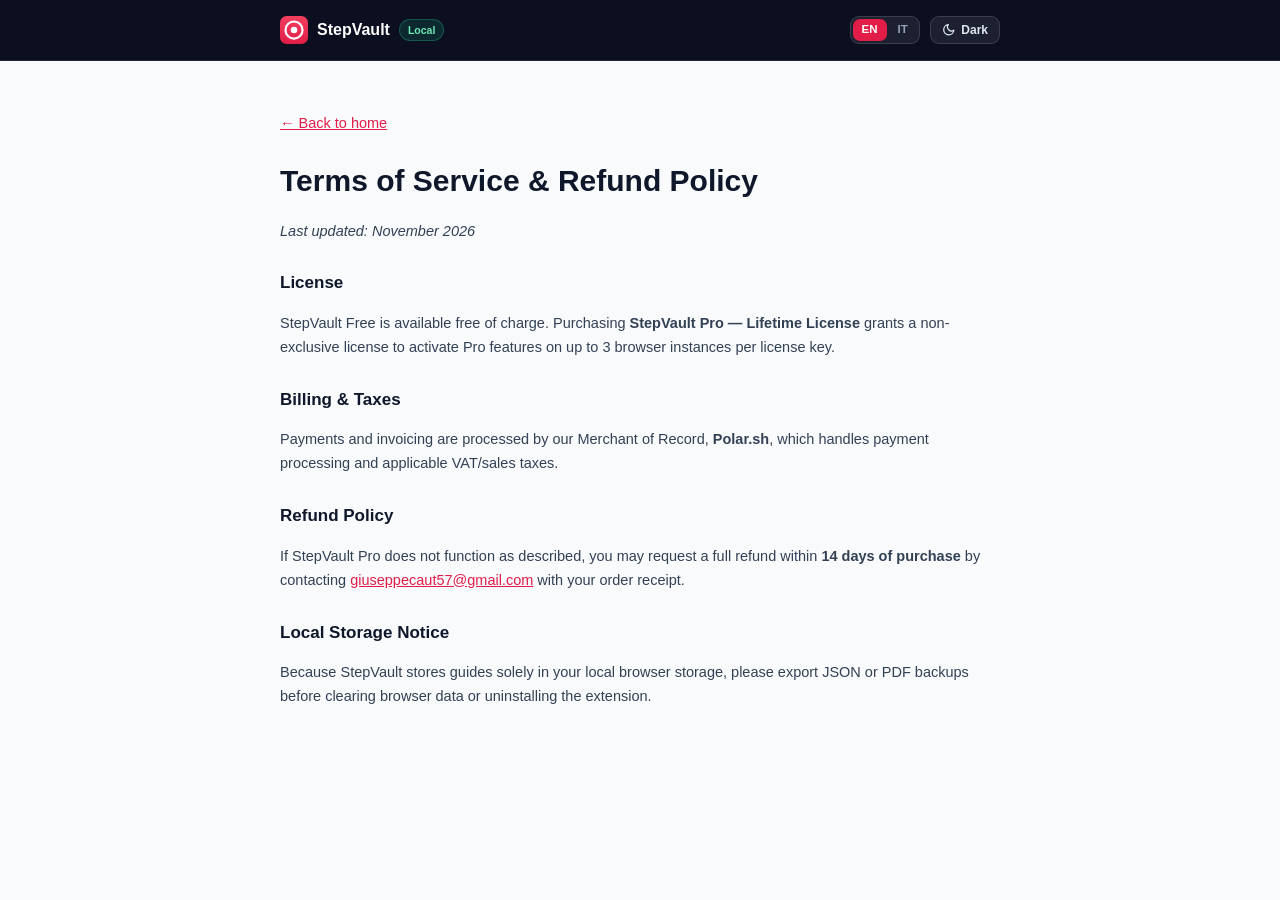
<file: terms.html>
<!doctype html>
<html lang="en" data-title-key="page_title_terms">
<head>
  <meta charset="utf-8" />
  <meta name="viewport" content="width=device-width, initial-scale=1" />
  <title>Terms &amp; Refund Policy — StepVault</title>
  <meta name="description" content="StepVault Terms of Service, Lifetime Pro License (up to 3 browsers), Polar.sh VAT invoicing, and 14-day refund policy." />
  <meta name="robots" content="index, follow" />
  <link rel="canonical" href="https://giuseeee88.github.io/StepVault/terms.html" />
  <link rel="alternate" hreflang="en" href="https://giuseeee88.github.io/StepVault/terms.html?lang=en" />
  <link rel="alternate" hreflang="it" href="https://giuseeee88.github.io/StepVault/terms.html?lang=it" />
  <link rel="icon" type="image/svg+xml" href="./assets/logo.svg" />
  <link rel="alternate icon" type="image/png" href="./assets/favicon.png" />
  <script>
    (function () {
      try {
        var saved = localStorage.getItem('stepvault_site_theme');
        document.documentElement.setAttribute('data-theme', saved === 'dark' ? 'dark' : 'light');
      } catch (_e) {
        document.documentElement.setAttribute('data-theme', 'light');
      }
    })();
  </script>
  <link rel="stylesheet" href="./styles.css?v=4" />
</head>
<body>
  <header class="site-header">
    <div class="legal-header-inner">
      <a href="./index.html" class="legal-brand">
        <img src="./assets/logo.svg" alt="StepVault logo" class="brand-icon-sm" />
        <span>StepVault</span>
        <span class="local-pill local-pill-sm" data-i18n="nav_pill">Local</span>
      </a>
      <div class="nav-actions">
        <div class="lang-switch" role="group" aria-label="Language">
          <button type="button" class="lang-btn active" data-set-lang="en" aria-pressed="true">EN</button>
          <button type="button" class="lang-btn" data-set-lang="it" aria-pressed="false">IT</button>
        </div>
        <button type="button" class="nav-theme-btn" id="theme-toggle" data-theme-toggle aria-pressed="false" aria-label="Switch to dark theme" title="Switch to dark theme">
          <svg class="icon-moon" width="13.5" height="13.5" viewBox="0 0 24 24" fill="none" stroke="currentColor" stroke-width="2.2" stroke-linecap="round" stroke-linejoin="round" aria-hidden="true">
            <path d="M21 12.79A9 9 0 1 1 11.21 3 7 7 0 0 0 21 12.79z" />
          </svg>
          <svg class="icon-sun" width="13.5" height="13.5" viewBox="0 0 24 24" fill="none" stroke="currentColor" stroke-width="2.2" stroke-linecap="round" stroke-linejoin="round" aria-hidden="true">
            <circle cx="12" cy="12" r="4" />
            <path d="M12 2v2M12 20v2M4.93 4.93l1.41 1.41M17.66 17.66l1.41 1.41M2 12h2M20 12h2M6.34 17.66l-1.41 1.41M19.07 4.93l-1.41 1.41" />
          </svg>
          <span class="theme-btn-label">Dark</span>
        </button>
      </div>
    </div>
  </header>
  <main class="legal-wrap">
    <p><a class="accent-link" href="./index.html" data-i18n="back_home">← Back to home</a></p>
    <h1 data-i18n="terms_h1">Terms of Service &amp; Refund Policy</h1>
    <p data-i18n-html="legal_updated"><em>Last updated: November 2026</em></p>

    <h2 data-i18n="terms_s1_h2">License</h2>
    <p data-i18n-html="terms_s1_p">
      StepVault Free is available free of charge. Purchasing <strong>StepVault Pro — Lifetime
      License</strong> grants a non-exclusive license to activate Pro features on up to 3 browser
      instances per license key.
    </p>

    <h2 data-i18n="terms_s2_h2">Billing &amp; Taxes</h2>
    <p data-i18n-html="terms_s2_p">
      Payments and invoicing are processed by our Merchant of Record, <strong>Polar.sh</strong>,
      which handles payment processing and applicable VAT/sales taxes.
    </p>

    <h2 data-i18n="terms_s3_h2">Refund Policy</h2>
    <p data-i18n-html="terms_s3_p">
      If StepVault Pro does not function as described, you may request a full refund within
      <strong>14 days of purchase</strong> by contacting <a class="accent-link" href="mailto:giuseppecaut57@gmail.com">giuseppecaut57@gmail.com</a>
      with your order receipt.
    </p>

    <h2 data-i18n="terms_s4_h2">Local Storage Notice</h2>
    <p data-i18n-html="terms_s4_p">
      Because StepVault stores guides solely in your local browser storage, please export JSON or
      PDF backups before clearing browser data or uninstalling the extension.
    </p>
  </main>

  <script src="./main.js?v=4"></script>
</body>
</html>
</file>
<file: styles.css>
:root {
  --slate-950: #020617;
  --slate-900: #0f172a;
  --slate-800: #1e293b;
  --slate-700: #334155;
  --slate-600: #475569;
  --slate-500: #64748b;
  --slate-400: #94a3b8;
  --slate-200: #e2e8f0;
  --slate-100: #f1f5f9;
  --slate-50: #f8fafc;
  --rose-500: #f43f5e;
  --rose-600: #e11d48;
  --rose-700: #be123c;
  --rose-50: #fff1f2;
  --rose-200: #fecdd3;
  --emerald-600: #059669;
  --emerald-50: #ecfdf5;
}

* {
  box-sizing: border-box;
}

html {
  scroll-behavior: smooth;
  overflow-x: hidden;
}

body {
  margin: 0;
  overflow-x: hidden;
  font-family: Inter, -apple-system, BlinkMacSystemFont, "Segoe UI", Roboto, sans-serif;
  background: var(--slate-50);
  color: var(--slate-900);
  line-height: 1.55;
  -webkit-font-smoothing: antialiased;
}

a {
  color: inherit;
}

.container {
  max-width: 1000px;
  margin: 0 auto;
  padding: 0 20px;
}

/* ===========================
   Responsive Sticky Navbar
   =========================== */
.site-header {
  background: rgba(2, 6, 23, 0.96);
  backdrop-filter: blur(10px);
  color: #ffffff;
  border-bottom: 1px solid rgba(148, 163, 184, 0.16);
  position: sticky;
  top: 0;
  z-index: 40;
}

.nav {
  display: flex;
  align-items: center;
  justify-content: space-between;
  min-height: 60px;
  gap: 12px;
}

.brand {
  display: inline-flex;
  align-items: center;
  gap: 9px;
  text-decoration: none;
  flex-shrink: 0;
}

.brand-icon {
  width: 30px;
  height: 30px;
  flex-shrink: 0;
  display: block;
}

.brand-icon-sm {
  width: 28px;
  height: 28px;
  flex-shrink: 0;
  display: block;
}

.brand-title {
  font-weight: 800;
  font-size: 16.5px;
  letter-spacing: -0.02em;
  line-height: 1;
  color: #ffffff;
  white-space: nowrap;
}

.nav-links-desktop {
  display: flex;
  align-items: center;
  gap: 15px;
  font-size: 13px;
  font-weight: 600;
}

.nav-links-desktop a.link {
  color: #cbd5e1;
  text-decoration: none;
  white-space: nowrap;
  transition: color 0.15s;
}

.nav-links-desktop a.link:hover {
  color: #ffffff;
}

.nav-actions {
  display: flex;
  align-items: center;
  gap: 10px;
  flex-shrink: 0;
}

.lang-switch {
  display: inline-flex;
  align-items: center;
  background: rgba(255, 255, 255, 0.07);
  border: 1px solid rgba(255, 255, 255, 0.14);
  border-radius: 9px;
  padding: 2px;
  gap: 2px;
  flex-shrink: 0;
}

.lang-btn {
  appearance: none;
  border: none;
  background: transparent;
  color: #94a3b8;
  font-family: inherit;
  font-size: 11.5px;
  font-weight: 800;
  padding: 5px 9px;
  border-radius: 7px;
  cursor: pointer;
  line-height: 1;
  transition: background 0.15s, color 0.15s;
}

.lang-btn:hover {
  color: #ffffff;
}

.lang-btn.active {
  background: var(--rose-600);
  color: #ffffff;
}

.nav-theme-btn {
  appearance: none;
  border: 1px solid rgba(255, 255, 255, 0.14);
  background: rgba(255, 255, 255, 0.07);
  color: #e2e8f0;
  font-family: inherit;
  font-size: 12px;
  font-weight: 700;
  padding: 6px 11px;
  border-radius: 9px;
  display: inline-flex;
  align-items: center;
  gap: 6px;
  cursor: pointer;
  line-height: 1;
  white-space: nowrap;
  flex-shrink: 0;
  transition: background 0.15s, color 0.15s, border-color 0.15s;
}

.nav-theme-btn:hover {
  background: rgba(255, 255, 255, 0.14);
  color: #ffffff;
}

.nav-theme-btn .icon-sun {
  display: none;
}

html[data-theme="dark"] .nav-theme-btn {
  background: rgba(255, 255, 255, 0.1);
  border-color: rgba(255, 255, 255, 0.22);
  color: #ffffff;
}

html[data-theme="dark"] .nav-theme-btn .icon-moon {
  display: none;
}

html[data-theme="dark"] .nav-theme-btn .icon-sun {
  display: block;
  color: #fbbf24;
}

.mobile-nav-cta {
  display: none;
  margin-top: 8px;
  width: 100%;
  text-align: center;
}

.menu-toggle {
  display: none;
  appearance: none;
  border: 1px solid rgba(255, 255, 255, 0.16);
  background: rgba(255, 255, 255, 0.06);
  color: #f8fafc;
  width: 36px;
  height: 34px;
  border-radius: 9px;
  align-items: center;
  justify-content: center;
  cursor: pointer;
  padding: 0;
  flex-shrink: 0;
}

.menu-toggle:hover {
  background: rgba(255, 255, 255, 0.12);
}

.mobile-nav {
  display: none;
  border-top: 1px solid rgba(148, 163, 184, 0.14);
  background: var(--slate-950);
  padding: 12px 20px 18px;
}

.mobile-nav.open {
  display: block;
}

.mobile-nav-links {
  display: flex;
  flex-direction: column;
  align-items: center;
  text-align: center;
  gap: 4px;
}

.mobile-nav-links a {
  display: block;
  width: 100%;
  max-width: 320px;
  text-align: center;
  padding: 10px 16px;
  border-radius: 10px;
  color: #e2e8f0;
  text-decoration: none;
  font-size: 14px;
  font-weight: 600;
  transition: background 0.15s, color 0.15s;
}

.mobile-nav-links a:hover {
  background: rgba(255, 255, 255, 0.07);
  color: #ffffff;
}

/* ===========================
   Badges & Buttons
   =========================== */
.local-pill {
  display: inline-flex;
  align-items: center;
  gap: 5px;
  border-radius: 999px;
  background: rgba(16, 185, 129, 0.15);
  color: #6ee7b7;
  border: 1px solid rgba(52, 211, 153, 0.28);
  padding: 3px 9px;
  font-size: 11px;
  font-weight: 700;
  white-space: nowrap;
}

.local-pill-sm {
  padding: 2px 8px;
  font-size: 10.5px;
}

.local-pill-light {
  background: var(--emerald-50);
  color: var(--emerald-600);
  border-color: #a7f3d0;
  white-space: normal;
  text-align: center;
}

.pro-pill {
  display: inline-flex;
  align-items: center;
  gap: 5px;
  border-radius: 999px;
  background: var(--rose-50);
  color: var(--rose-600);
  border: 1px solid var(--rose-200);
  padding: 3px 9px;
  font-size: 11px;
  font-weight: 800;
  text-transform: uppercase;
  letter-spacing: 0.05em;
  flex-shrink: 0;
}

.btn {
  display: inline-flex;
  align-items: center;
  justify-content: center;
  gap: 8px;
  border-radius: 11px;
  padding: 12px 22px;
  font-size: 14px;
  font-weight: 700;
  text-decoration: none;
  white-space: nowrap;
  transition: background 0.15s, border-color 0.15s, transform 0.1s;
}

.btn:active {
  transform: scale(0.99);
}

.btn-primary {
  background: var(--rose-600);
  color: #ffffff;
  box-shadow: 0 2px 10px rgba(225, 29, 72, 0.25);
}

.btn-primary:hover {
  background: var(--rose-700);
}

.btn-secondary {
  background: #ffffff;
  color: var(--slate-900);
  border: 1px solid #cbd5e1;
}

.btn-secondary:hover {
  background: var(--slate-100);
}

.btn-sm {
  padding: 7px 13px;
  font-size: 12.5px;
  border-radius: 9px;
}

/* ===========================
   Hero & Single-Color Editor Preview
   =========================== */
.hero {
  padding: 52px 0 42px;
  text-align: center;
}

.hero h1 {
  margin: 16px auto 14px;
  max-width: 760px;
  font-size: clamp(28px, 4.6vw, 44px);
  line-height: 1.14;
  letter-spacing: -0.03em;
  font-weight: 850;
}

.subtitle {
  margin: 0 auto 26px;
  max-width: 650px;
  color: var(--slate-600);
  font-size: clamp(15px, 2vw, 17px);
  line-height: 1.6;
}

.cta-row {
  display: flex;
  flex-wrap: wrap;
  gap: 12px;
  justify-content: center;
  margin-bottom: 12px;
}

.hero-trust {
  font-size: 12.5px;
  color: var(--slate-500);
  margin: 0 auto 34px;
  font-weight: 500;
}

.download-section {
  max-width: 780px;
  margin: 0 auto;
  background: #ffffff;
  border: 1px solid var(--slate-200);
  border-radius: 18px;
  padding: 28px 28px 26px;
  box-shadow: 0 18px 40px rgba(15, 23, 42, 0.06);
  text-align: center;
  scroll-margin-top: 80px;
}

.download-title {
  margin: 0 0 8px;
  font-size: clamp(20px, 2.8vw, 25px);
  font-weight: 850;
  letter-spacing: -0.025em;
  line-height: 1.22;
}

.download-sub {
  margin: 0 auto 22px;
  max-width: 560px;
  font-size: 14.5px;
  color: var(--slate-600);
  line-height: 1.55;
}

.download-grid {
  display: grid;
  grid-template-columns: repeat(2, 1fr);
  gap: 14px;
}

.download-browser-btn {
  display: flex;
  align-items: center;
  gap: 13px;
  padding: 15px 18px;
  background: var(--slate-50);
  border: 1.5px solid var(--slate-200);
  border-radius: 13px;
  text-decoration: none;
  text-align: left;
  color: var(--slate-900);
  transition: border-color 0.15s, background 0.15s, box-shadow 0.15s, transform 0.1s;
}

.download-browser-btn:hover {
  background: #ffffff;
  border-color: var(--rose-600);
  box-shadow: 0 8px 22px rgba(225, 29, 72, 0.1);
}

.download-browser-btn:active {
  transform: scale(0.99);
}

.dl-browser-icon {
  width: 42px;
  height: 42px;
  border-radius: 11px;
  background: var(--rose-50);
  color: var(--rose-600);
  border: 1px solid var(--rose-200);
  display: inline-flex;
  align-items: center;
  justify-content: center;
  flex-shrink: 0;
}

.dl-btn-text {
  display: flex;
  flex-direction: column;
  gap: 2px;
  min-width: 0;
  flex: 1;
}

.dl-btn-main {
  font-size: 14.5px;
  font-weight: 800;
  line-height: 1.25;
  color: var(--slate-900);
}

.dl-btn-meta {
  font-size: 12px;
  font-weight: 500;
  color: var(--slate-500);
}

.dl-btn-arrow {
  color: var(--rose-600);
  display: inline-flex;
  align-items: center;
  justify-content: center;
  flex-shrink: 0;
}

.download-pending-msg {
  margin: 16px auto 0;
  padding: 11px 16px;
  border-radius: 10px;
  background: var(--rose-50);
  border: 1px solid var(--rose-200);
  color: var(--rose-700);
  font-size: 13px;
  font-weight: 600;
  line-height: 1.5;
}

.step-num-badge {
  width: 24px;
  height: 24px;
  border-radius: 50%;
  background: var(--rose-600);
  color: #ffffff;
  font-size: 12px;
  font-weight: 800;
  display: inline-flex;
  align-items: center;
  justify-content: center;
  flex-shrink: 0;
}

/* ===========================
   Sections & Responsive Grids
   =========================== */
.section {
  padding: 48px 0;
}

.section-header {
  text-align: center;
  max-width: 680px;
  margin: 0 auto 30px;
}

.section-eyebrow {
  display: inline-block;
  font-size: 11.5px;
  font-weight: 800;
  text-transform: uppercase;
  letter-spacing: 0.07em;
  color: var(--rose-600);
  margin-bottom: 8px;
}

.section-title {
  text-align: center;
  font-size: clamp(22px, 3.2vw, 28px);
  font-weight: 800;
  letter-spacing: -0.025em;
  margin: 0 0 10px;
  line-height: 1.22;
}

.section-lead {
  margin: 0 auto;
  font-size: 15px;
  color: var(--slate-600);
  line-height: 1.6;
}

.workflow-grid {
  display: grid;
  grid-template-columns: repeat(4, 1fr);
  gap: 16px;
}

.workflow-card {
  background: #ffffff;
  border: 1px solid var(--slate-200);
  border-radius: 14px;
  padding: 20px;
  display: flex;
  flex-direction: column;
  gap: 8px;
}

.workflow-step-top {
  display: flex;
  align-items: center;
  gap: 10px;
}

.workflow-card h3 {
  margin: 0;
  font-size: 15px;
  font-weight: 750;
}

.workflow-card p {
  margin: 0;
  font-size: 13.5px;
  color: var(--slate-600);
  line-height: 1.55;
}

.grid-3 {
  display: grid;
  grid-template-columns: repeat(3, 1fr);
  gap: 16px;
}

.grid-2 {
  display: grid;
  grid-template-columns: repeat(2, 1fr);
  gap: 16px;
}

.card {
  background: #ffffff;
  border: 1px solid var(--slate-200);
  border-radius: 14px;
  padding: 20px;
}

.card h3 {
  margin: 0 0 7px;
  font-size: 15.5px;
  font-weight: 750;
}

.card p {
  margin: 0;
  font-size: 14px;
  color: var(--slate-600);
  line-height: 1.55;
}

.pro-spotlight-card {
  background: #ffffff;
  border: 1px solid var(--slate-200);
  border-radius: 14px;
  padding: 22px;
  box-shadow: 0 4px 16px rgba(15, 23, 42, 0.03);
}

.pro-spotlight-head {
  display: flex;
  align-items: flex-start;
  justify-content: space-between;
  gap: 10px;
  margin-bottom: 8px;
}

.pro-spotlight-card h3 {
  margin: 0;
  font-size: 16px;
  font-weight: 800;
  line-height: 1.3;
}

.pro-spotlight-card p {
  margin: 0 0 10px;
  font-size: 14px;
  color: var(--slate-700);
  line-height: 1.6;
}

.pro-benefit-note {
  font-size: 12.5px;
  font-weight: 600;
  color: var(--emerald-600);
}

/* ===========================
   Comparison Table
   =========================== */
.compare-wrap {
  margin-top: 24px;
  background: #ffffff;
  border: 1px solid var(--slate-200);
  border-radius: 16px;
  overflow-x: auto;
  -webkit-overflow-scrolling: touch;
  box-shadow: 0 8px 24px rgba(15, 23, 42, 0.04);
}

.compare-table {
  width: 100%;
  border-collapse: collapse;
  font-size: 13.5px;
  min-width: 560px;
}

.compare-table th,
.compare-table td {
  padding: 13px 16px;
  text-align: left;
  border-bottom: 1px solid var(--slate-100);
}

.compare-table thead th {
  background: var(--slate-950);
  color: #ffffff;
  font-size: 12.5px;
  font-weight: 700;
  letter-spacing: 0.01em;
}

.compare-table thead th.col-highlight {
  background: var(--rose-600);
}

.compare-table tbody tr:last-child td {
  border-bottom: none;
}

.compare-table td.col-highlight {
  background: #fff1f2;
  font-weight: 700;
  color: var(--slate-900);
}

.compare-table td.muted {
  color: var(--slate-500);
}

/* ===========================
   Pricing & FAQ
   =========================== */
.pricing-grid {
  display: grid;
  grid-template-columns: repeat(2, 1fr);
  gap: 20px;
  max-width: 780px;
  margin: 0 auto;
}

.price-card {
  background: #ffffff;
  border: 1px solid var(--slate-200);
  border-radius: 16px;
  padding: 26px;
  display: flex;
  flex-direction: column;
  justify-content: space-between;
}

.price-card.pro {
  border: 2px solid var(--rose-600);
  box-shadow: 0 14px 34px rgba(225, 29, 72, 0.1);
  position: relative;
}

.popular-badge {
  position: absolute;
  top: -12px;
  right: 20px;
  background: var(--rose-600);
  color: #ffffff;
  font-size: 11px;
  font-weight: 800;
  text-transform: uppercase;
  letter-spacing: 0.06em;
  padding: 4px 10px;
  border-radius: 999px;
}

.tier {
  font-size: 12px;
  font-weight: 800;
  text-transform: uppercase;
  letter-spacing: 0.06em;
  color: var(--slate-500);
}

.price-card.pro .tier {
  color: var(--rose-600);
}

.amount {
  font-size: 36px;
  font-weight: 850;
  margin: 8px 0 4px;
  letter-spacing: -0.03em;
}

.amount span {
  font-size: 13.5px;
  font-weight: 500;
  color: var(--slate-500);
}

.tier-desc {
  margin: 4px 0 0;
  font-size: 13px;
  color: var(--slate-600);
}

.features-list {
  list-style: none;
  padding: 0;
  margin: 16px 0 22px;
  font-size: 13.5px;
  color: var(--slate-700);
}

.features-list li {
  padding: 5px 0;
}

.features-list li::before {
  content: "✓ ";
  color: var(--emerald-600);
  font-weight: 800;
}

.price-footnote {
  margin: 10px 0 0;
  text-align: center;
  font-size: 12px;
  color: var(--slate-500);
}

.faq-list {
  max-width: 760px;
  margin: 0 auto;
  display: flex;
  flex-direction: column;
  gap: 10px;
}

.faq-item {
  background: #ffffff;
  border: 1px solid var(--slate-200);
  border-radius: 12px;
  padding: 15px 18px;
}

.faq-item summary {
  cursor: pointer;
  font-weight: 700;
  font-size: 14.5px;
  color: var(--slate-900);
  list-style: none;
  display: flex;
  align-items: center;
  justify-content: space-between;
  gap: 12px;
}

.faq-item summary::-webkit-details-marker {
  display: none;
}

.faq-item summary::after {
  content: "+";
  font-size: 18px;
  font-weight: 600;
  color: var(--slate-400);
  flex-shrink: 0;
}

.faq-item[open] summary::after {
  content: "−";
  color: var(--rose-600);
}

.faq-item p {
  margin: 10px 0 0;
  font-size: 14px;
  color: var(--slate-600);
  line-height: 1.6;
}

.cta-banner {
  background: var(--slate-950);
  color: #ffffff;
  border-radius: 18px;
  padding: 38px 28px;
  text-align: center;
  margin: 20px 0 36px;
  border: 1px solid rgba(148, 163, 184, 0.18);
}

.cta-banner h2 {
  margin: 12px auto 10px;
  font-size: clamp(22px, 3.5vw, 30px);
  font-weight: 850;
  letter-spacing: -0.025em;
  max-width: 600px;
}

.cta-banner p {
  margin: 0 auto 22px;
  color: #cbd5e1;
  font-size: 15px;
  max-width: 560px;
}

/* ===========================
   Legal Pages & Footer
   =========================== */
.legal-header-inner {
  max-width: 760px;
  margin: 0 auto;
  min-height: 60px;
  padding: 10px 20px;
  display: flex;
  align-items: center;
  justify-content: space-between;
  gap: 12px;
}

.legal-brand {
  color: #ffffff;
  text-decoration: none;
  font-weight: 800;
  font-size: 16px;
  display: inline-flex;
  align-items: center;
  gap: 9px;
}

.legal-wrap {
  max-width: 760px;
  margin: 0 auto;
  padding: 36px 20px 60px;
  line-height: 1.65;
}

.legal-wrap h1 {
  font-size: clamp(24px, 4vw, 30px);
  margin-bottom: 6px;
}

.legal-wrap h2 {
  font-size: 17px;
  margin-top: 26px;
}

.legal-wrap p,
.legal-wrap li {
  font-size: 14.5px;
  color: var(--slate-700);
}

.accent-link {
  color: var(--rose-600);
}

.site-footer {
  border-top: 1px solid var(--slate-200);
  padding: 26px 0;
  margin-top: 28px;
  font-size: 13px;
  color: var(--slate-400);
}

.footer-inner {
  display: flex;
  flex-wrap: wrap;
  align-items: center;
  justify-content: space-between;
  gap: 12px;
}

.footer-links {
  display: flex;
  flex-wrap: wrap;
  gap: 18px;
}

.footer-links a {
  text-decoration: none;
  color: var(--slate-500);
}

.footer-links a:hover {
  color: var(--slate-900);
}

/* ===========================
   Full Dark Mode Theme
   =========================== */
html[data-theme="dark"] {
  color-scheme: dark;
}

html[data-theme="dark"] body {
  background: #090d16;
  color: #f8fafc;
}

html[data-theme="dark"] .site-header {
  background: rgba(2, 6, 23, 0.94);
  border-bottom-color: rgba(148, 163, 184, 0.18);
}

html[data-theme="dark"] .subtitle,
html[data-theme="dark"] .section-lead,
html[data-theme="dark"] .workflow-card p,
html[data-theme="dark"] .card p,
html[data-theme="dark"] .tier-desc,
html[data-theme="dark"] .faq-item p {
  color: #cbd5e1;
}

html[data-theme="dark"] .hero-trust,
html[data-theme="dark"] .price-footnote {
  color: #94a3b8;
}

html[data-theme="dark"] .local-pill-light {
  background: rgba(16, 185, 129, 0.14);
  color: #6ee7b7;
  border-color: rgba(52, 211, 153, 0.32);
}

html[data-theme="dark"] .pro-pill {
  background: rgba(244, 63, 94, 0.16);
  color: #fda4af;
  border-color: rgba(244, 63, 94, 0.35);
}

html[data-theme="dark"] .btn-secondary {
  background: #1e293b;
  color: #f8fafc;
  border-color: #334155;
}

html[data-theme="dark"] .btn-secondary:hover {
  background: #334155;
}

html[data-theme="dark"] .download-section {
  background: #0f172a;
  border-color: #1e293b;
  box-shadow: 0 22px 50px rgba(0, 0, 0, 0.5);
}

html[data-theme="dark"] .download-title {
  color: #f8fafc;
}

html[data-theme="dark"] .download-sub {
  color: #cbd5e1;
}

html[data-theme="dark"] .download-browser-btn {
  background: #162033;
  border-color: #28354d;
  color: #f8fafc;
}

html[data-theme="dark"] .download-browser-btn:hover {
  background: #1e293b;
  border-color: #f43f5e;
  box-shadow: 0 10px 26px rgba(244, 63, 94, 0.18);
}

html[data-theme="dark"] .dl-browser-icon {
  background: rgba(244, 63, 94, 0.15);
  color: #fb7185;
  border-color: rgba(244, 63, 94, 0.32);
}

html[data-theme="dark"] .dl-btn-main {
  color: #f8fafc;
}

html[data-theme="dark"] .dl-btn-meta {
  color: #94a3b8;
}

html[data-theme="dark"] .dl-btn-arrow {
  color: #fb7185;
}

html[data-theme="dark"] .download-pending-msg {
  background: rgba(244, 63, 94, 0.14);
  border-color: rgba(244, 63, 94, 0.34);
  color: #fecdd3;
}

html[data-theme="dark"] .section-eyebrow {
  color: #fb7185;
}

html[data-theme="dark"] .workflow-card,
html[data-theme="dark"] .card,
html[data-theme="dark"] .pro-spotlight-card,
html[data-theme="dark"] .price-card,
html[data-theme="dark"] .faq-item {
  background: #0f172a;
  border-color: #1e293b;
}

html[data-theme="dark"] .pro-spotlight-card p,
html[data-theme="dark"] .features-list {
  color: #e2e8f0;
}

html[data-theme="dark"] .pro-benefit-note,
html[data-theme="dark"] .features-list li::before {
  color: #34d399;
}

html[data-theme="dark"] .compare-wrap {
  background: #0f172a;
  border-color: #1e293b;
  box-shadow: 0 12px 32px rgba(0, 0, 0, 0.4);
}

html[data-theme="dark"] .compare-table th,
html[data-theme="dark"] .compare-table td {
  border-bottom-color: #1e293b;
}

html[data-theme="dark"] .compare-table td {
  color: #e2e8f0;
}

html[data-theme="dark"] .compare-table td.col-highlight {
  background: rgba(225, 29, 72, 0.14);
  color: #ffe4e6;
}

html[data-theme="dark"] .compare-table td.muted {
  color: #94a3b8;
}

html[data-theme="dark"] .price-card.pro {
  background: #131c31;
  border-color: #f43f5e;
  box-shadow: 0 16px 40px rgba(225, 29, 72, 0.18);
}

html[data-theme="dark"] .tier {
  color: #94a3b8;
}

html[data-theme="dark"] .price-card.pro .tier {
  color: #fb7185;
}

html[data-theme="dark"] .amount span {
  color: #94a3b8;
}

html[data-theme="dark"] .faq-item summary {
  color: #f8fafc;
}

html[data-theme="dark"] .faq-item[open] summary::after {
  color: #fb7185;
}

html[data-theme="dark"] .cta-banner {
  background: linear-gradient(180deg, #111827 0%, #020617 100%);
  border-color: rgba(244, 63, 94, 0.3);
}

html[data-theme="dark"] .site-footer {
  border-top-color: #1e293b;
  color: #64748b;
}

html[data-theme="dark"] .footer-links a {
  color: #94a3b8;
}

html[data-theme="dark"] .footer-links a:hover {
  color: #f8fafc;
}

html[data-theme="dark"] .legal-wrap h1,
html[data-theme="dark"] .legal-wrap h2,
html[data-theme="dark"] .legal-wrap strong {
  color: #f8fafc;
}

html[data-theme="dark"] .legal-wrap p,
html[data-theme="dark"] .legal-wrap li {
  color: #cbd5e1;
}

html[data-theme="dark"] .legal-wrap code {
  background: #1e293b;
  color: #f8fafc;
  padding: 1px 6px;
  border-radius: 5px;
}

html[data-theme="dark"] .accent-link {
  color: #fb7185;
}

/* ===========================
   Multi-Tier Responsive Breakpoints (PC / Tablet / Mobile)
   =========================== */
@media (max-width: 980px) {
  .nav-links-desktop {
    display: none;
  }

  .menu-toggle {
    display: inline-flex;
  }

  .workflow-grid {
    grid-template-columns: repeat(2, 1fr);
  }

  .grid-3 {
    grid-template-columns: repeat(2, 1fr);
  }
}

@media (max-width: 720px) {
  .grid-2,
  .pricing-grid,
  .download-grid {
    grid-template-columns: 1fr;
  }

  .section {
    padding: 38px 0;
  }

  .hero {
    padding: 38px 0 30px;
  }
}

@media (max-width: 560px) {
  .container {
    padding: 0 16px;
  }

  .nav {
    min-height: 56px;
    gap: 8px;
  }

  .brand .local-pill-sm {
    display: none;
  }

  .nav-actions {
    gap: 6px;
  }

  .nav-actions .btn-sm {
    padding: 7px 10px;
    font-size: 12px;
  }

  .workflow-grid,
  .grid-3 {
    grid-template-columns: 1fr;
  }

  .cta-row .btn {
    width: 100%;
  }

  .download-section {
    padding: 22px 16px 20px;
  }

  .download-browser-btn {
    padding: 14px 14px;
  }

  .price-card {
    padding: 22px 18px;
  }

  .cta-banner {
    padding: 30px 18px;
  }

  .footer-inner {
    flex-direction: column;
    text-align: center;
  }

  .footer-links {
    justify-content: center;
  }
}

@media (max-width: 480px) {
  .nav-cta-desktop {
    display: none;
  }

  .nav-theme-btn {
    padding: 6px 9px;
    font-size: 11.5px;
  }

  .mobile-nav-cta {
    display: inline-flex;
    justify-content: center;
    max-width: 320px;
    color: #ffffff !important;
  }
}
</file>
